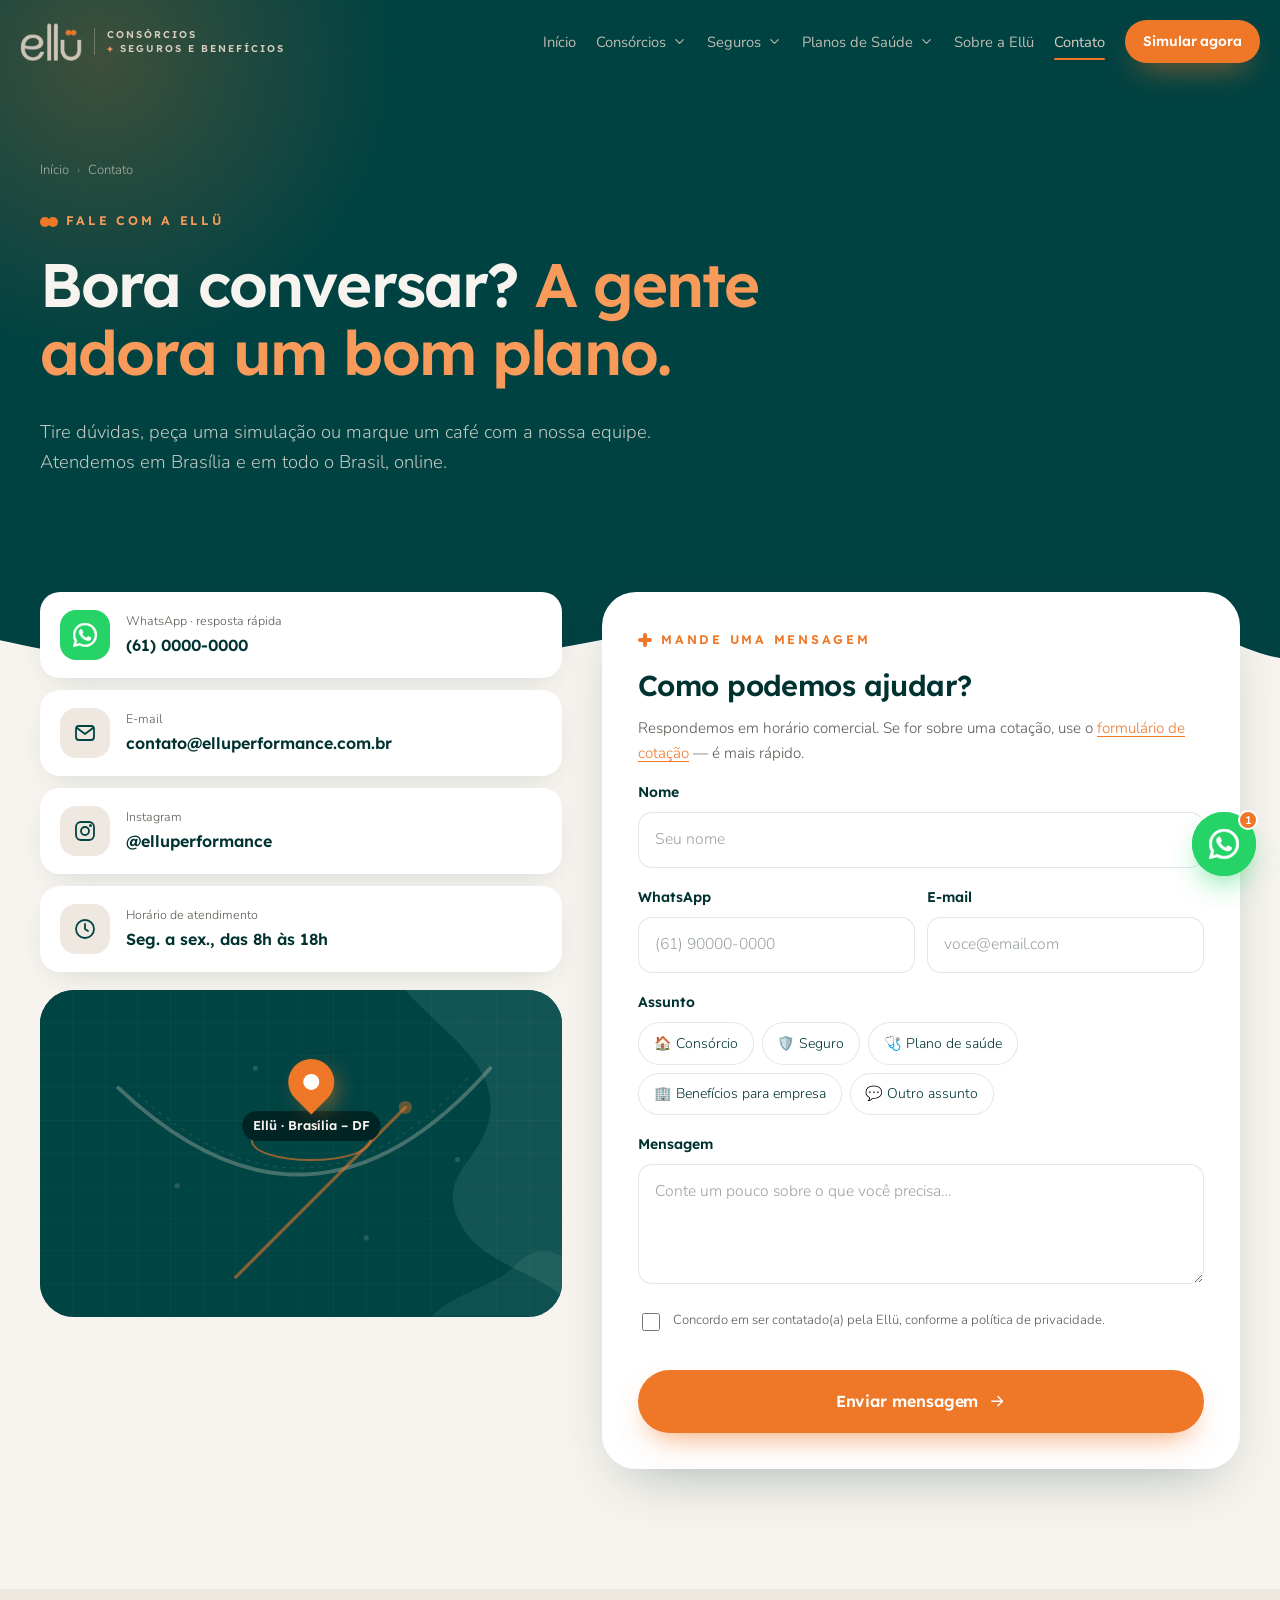
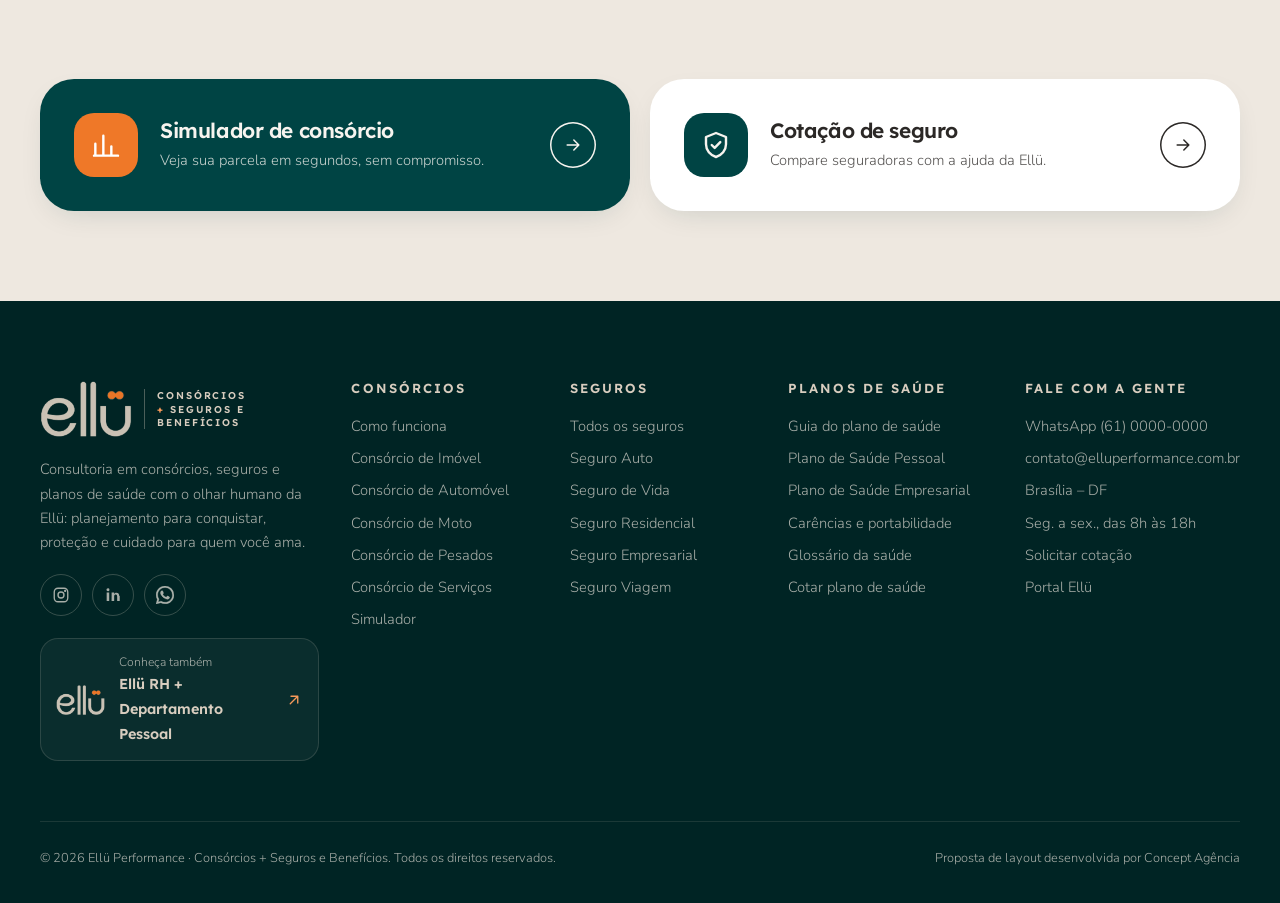
<file: contato.html>
<!DOCTYPE html>
<html lang="pt-BR">
<head>
  <meta charset="UTF-8">
  <meta name="viewport" content="width=device-width, initial-scale=1">
  <title>Contato — Ellü Consórcios + Seguros e Benefícios</title>
  <meta name="description" content="Fale com a Ellü Consórcios + Seguros e Benefícios pelo WhatsApp, e-mail ou formulário. Atendimento em Brasília (DF) e online.">
  <meta name="robots" content="noindex, nofollow">
  <meta name="theme-color" content="#004444">
  <link rel="icon" type="image/png" sizes="32x32" href="assets/img/favicon-32.png">
  <link rel="icon" type="image/png" sizes="48x48" href="assets/img/favicon-48.png">
  <link rel="icon" type="image/png" sizes="512x512" href="assets/img/favicon.png">
  <link rel="preconnect" href="https://fonts.googleapis.com">
  <link rel="preconnect" href="https://fonts.gstatic.com" crossorigin>
  <link href="https://fonts.googleapis.com/css2?family=Lexend:wght@300;400;500;600;700&family=Nunito:wght@400;500;600;700;800&display=swap" rel="stylesheet">
  <link rel="stylesheet" href="assets/css/style.css">
  <style>
    .contact-wrap { position: relative; z-index: 3; margin-top: -90px; }
    @media (max-width: 900px) { .contact-wrap { margin-top: -40px; } }
  </style>
</head>
<body>
<script src="assets/js/data.js"></script>
<div data-header="contato"></div>

<main>
  <section class="page-hero grain on-dark">
    <div class="container">
      <nav class="crumbs reveal" aria-label="Você está em"><a href="index.html">Início</a><span aria-hidden="true">›</span><span>Contato</span></nav>
      <span class="eyebrow reveal"><span class="dots"></span> Fale com a Ellü</span>
      <h1 class="reveal" data-delay="1">Bora conversar? <span class="hl">A gente adora um bom plano.</span></h1>
      <p class="lead reveal" data-delay="2">Tire dúvidas, peça uma simulação ou marque um café com a nossa equipe. Atendemos em Brasília e em todo o Brasil, online.</p>
    </div>
    <svg class="wave" viewBox="0 0 1440 120" preserveAspectRatio="none" aria-hidden="true" style="margin-top:100px"><path fill="#F7F4EF" d="M0 70c180 40 360 50 560 20S960 0 1160 20s220 60 280 70v30H0z"/></svg>
  </section>

  <section class="sec" style="padding-top:0">
    <div class="container contact-grid contact-wrap">
      <div>
        <div class="ccards">
          <a class="ccard ccard--wa reveal" data-wa-direct target="_blank" rel="noopener" href="#"><span class="ic" data-ico="wa"></span><span><small>WhatsApp · resposta rápida</small><b data-wa-label></b></span></a>
          <a class="ccard reveal" data-delay="1" data-mail href="#"><span class="ic" data-ico="mail"></span><span><small>E-mail</small><b data-mail-label></b></span></a>
          <a class="ccard reveal" data-delay="2" href="https://www.instagram.com/elluperformance/" target="_blank" rel="noopener"><span class="ic" data-ico="insta"></span><span><small>Instagram</small><b>@elluperformance</b></span></a>
          <div class="ccard reveal" data-delay="3"><span class="ic" data-ico="clock"></span><span><small>Horário de atendimento</small><b>Seg. a sex., das 8h às 18h</b></span></div>
        </div>
        <div class="mapbox reveal" data-delay="2" aria-label="Mapa ilustrado de Brasília">
          <svg class="map" viewBox="0 0 800 500" preserveAspectRatio="xMidYMid slice" aria-hidden="true">
            <rect width="800" height="500" fill="#004444"/>
            <g stroke="rgba(216,205,191,.06)" stroke-width="1">
              <path d="M0 50H800M0 100H800M0 150H800M0 200H800M0 250H800M0 300H800M0 350H800M0 400H800M0 450H800"/>
              <path d="M50 0V500M100 0V500M150 0V500M200 0V500M250 0V500M300 0V500M350 0V500M400 0V500M450 0V500M500 0V500M550 0V500M600 0V500M650 0V500M700 0V500M750 0V500"/>
            </g>
            <path d="M560 0C610 60 700 110 690 190C680 260 610 280 640 350C670 420 760 430 800 470V0Z" fill="rgba(150,199,190,.13)"/>
            <path d="M600 500C640 460 700 455 730 420C760 390 790 400 800 410V500Z" fill="rgba(150,199,190,.1)"/>
            <path d="M120 150Q416 430 690 120" stroke="rgba(216,205,191,.32)" stroke-width="6" fill="none" stroke-linecap="round"/>
            <path d="M150 160Q416 400 660 130" stroke="rgba(216,205,191,.12)" stroke-width="2" fill="none" stroke-dasharray="6 8"/>
            <path d="M300 440L560 180" stroke="rgba(239,120,40,.55)" stroke-width="5" fill="none" stroke-linecap="round"/>
            <circle cx="560" cy="180" r="10" fill="rgba(239,120,40,.4)"/>
            <g fill="rgba(216,205,191,.18)"><circle cx="210" cy="300" r="4"/><circle cx="640" cy="260" r="4"/><circle cx="330" cy="120" r="4"/><circle cx="500" cy="380" r="4"/></g>
          </svg>
          <span class="pulse"></span>
          <span class="pin"><i><span></span></i><b>Ellü · Brasília – DF</b></span>
        </div>
      </div>

      <div class="form-card reveal" data-delay="1">
        <div class="contact-form">
          <span class="eyebrow"><span class="plus-mark"></span> Mande uma mensagem</span>
          <h2>Como podemos ajudar?</h2>
          <p class="muted" style="font-size:.95rem">Respondemos em horário comercial. Se for sobre uma cotação, use o <a href="cotacao.html" style="color:var(--orange);text-decoration:underline;text-underline-offset:3px">formulário de cotação</a> — é mais rápido.</p>
          <form novalidate>
            <div class="fld"><label for="c-nome">Nome</label><input class="inp" id="c-nome" name="nome" autocomplete="name" placeholder="Seu nome"></div>
            <div class="fld-row">
              <div class="fld"><label for="c-whats">WhatsApp</label><input class="inp" id="c-whats" name="whats" type="tel" inputmode="tel" autocomplete="tel" placeholder="(61) 90000-0000"></div>
              <div class="fld"><label for="c-email">E-mail</label><input class="inp" id="c-email" name="email" type="email" autocomplete="email" placeholder="voce@email.com"></div>
            </div>
            <div class="fld" data-f="assunto"><span class="lbl">Assunto</span>
              <div class="pills" data-id="assunto"><button type="button" data-v="Consórcio">🏠 Consórcio</button><button type="button" data-v="Seguro">🛡️ Seguro</button><button type="button" data-v="Plano de saúde">🩺 Plano de saúde</button><button type="button" data-v="Benefícios para empresa">🏢 Benefícios para empresa</button><button type="button" data-v="Outro assunto">💬 Outro assunto</button></div>
            </div>
            <div class="fld"><label for="c-msg">Mensagem</label><textarea class="inp" id="c-msg" name="msg" placeholder="Conte um pouco sobre o que você precisa…"></textarea></div>
            <label class="consent"><input type="checkbox" name="lgpd"> Concordo em ser contatado(a) pela Ellü, conforme a política de privacidade.</label>
            <p class="qerr" aria-live="polite" style="margin-top:12px"></p>
            <button type="submit" class="btn btn--orange btn--lg btn--block">Enviar mensagem <i data-ico="arrow" style="width:1.15em;height:1.15em"></i></button>
          </form>
        </div>
      </div>
    </div>
  </section>

  <section class="sec sec--cream sec--tight">
    <div class="container">
      <div class="fronts">
        <a class="front front--cs reveal" href="simulador.html"><span class="ic" data-ico="chart"></span><span><h3>Simulador de consórcio</h3><p>Veja sua parcela em segundos, sem compromisso.</p></span><span class="go" data-ico="arrow"></span></a>
        <a class="front front--rh reveal" data-delay="1" href="cotacao.html?g=seguro"><span class="ic" data-ico="shield"></span><span><h3>Cotação de seguro</h3><p>Compare seguradoras com a ajuda da Ellü.</p></span><span class="go" data-ico="arrow"></span></a>
      </div>
    </div>
  </section>
</main>

<div data-footer></div>
<script src="assets/js/main.js"></script>
<script src="assets/js/cotacao.js"></script>
<script>
(function contactForm() {
  document.querySelectorAll("[data-wa-direct]").forEach((a) => (a.href = waLink("Olá, Ellü! Vim pelo site de Consórcios + Seguros e Benefícios.")));
  document.querySelectorAll("[data-wa-label]").forEach((b) => (b.textContent = ELLU.whatsLabel));
  document.querySelectorAll("[data-mail]").forEach((a) => (a.href = "mailto:" + ELLU.email));
  // <wbr> depois do @: no celular o e-mail quebra em "contato@ / dominio" em vez de cortar no meio
  document.querySelectorAll("[data-mail-label]").forEach((b) => (b.innerHTML = ELLU.email.replace("@", "@<wbr>")));

  const box = document.querySelector(".contact-form");
  const form = box.querySelector("form");
  const err = form.querySelector(".qerr");
  let assunto = "";
  form.querySelector('[name="whats"]').addEventListener("input", (e) => (e.target.value = maskPhone(e.target.value)));
  form.querySelectorAll(".pills button").forEach((b) => b.addEventListener("click", () => {
    form.querySelectorAll(".pills button").forEach((x) => x.classList.toggle("is-on", x === b));
    assunto = b.dataset.v; err.textContent = "";
  }));
  form.addEventListener("input", (e) => { const f = e.target.closest(".fld"); if (f) f.classList.remove("has-error"); err.textContent = ""; });
  form.addEventListener("submit", (e) => {
    e.preventDefault();
    const g = (n) => form.querySelector(`[name="${n}"]`);
    const bad = (el, m) => { if (el) el.closest(".fld").classList.add("has-error"); err.textContent = m; if (el) el.focus(); };
    if (g("nome").value.trim().length < 3) return bad(g("nome"), "Como podemos te chamar?");
    if (g("whats").value.replace(/\D/g, "").length < 10) return bad(g("whats"), "Confere o WhatsApp? Precisa ter DDD + número.");
    if (!/^[^\s@]+@[^\s@]+\.[^\s@]{2,}$/.test(g("email").value.trim())) return bad(g("email"), "Esse e-mail parece incompleto.");
    if (!assunto) return bad(null, "Escolha um assunto 🙂");
    if (!g("lgpd").checked) return bad(null, "Marque a autorização de contato para enviarmos.");
    const nome = g("nome").value.trim();
    const text = `Olá, Ellü! Sou ${nome}.\nAssunto: ${assunto}\n${g("msg").value.trim()}\n\nE-mail: ${g("email").value.trim()}`;
    try { const all = JSON.parse(localStorage.getItem("ellu_cs_contatos") || "[]"); all.push({ nome, assunto, whats: g("whats").value, email: g("email").value, msg: g("msg").value, criadoEm: new Date().toISOString() }); localStorage.setItem("ellu_cs_contatos", JSON.stringify(all)); } catch (x) {}
    box.innerHTML = `<div class="qdone"><div class="seal">${ICON.check}</div><span class="kick">Mensagem enviada</span><h3 style="font-size:1.6rem;color:var(--green-900)">Obrigado, ${nome.split(" ")[0]}!</h3><p class="muted">Recebemos sua mensagem e vamos responder em breve. Se preferir, continue agora pelo WhatsApp:</p><a class="btn btn--wa btn--lg btn--block" target="_blank" rel="noopener" href="${waLink(text)}">${ICON.wa} Continuar no WhatsApp</a></div>`;
    const r = box.querySelector(".seal").getBoundingClientRect();
    burst(r.left + r.width / 2, r.top + r.height / 2, undefined, 18);
  });
})();
</script>
</body>
</html>
</file>
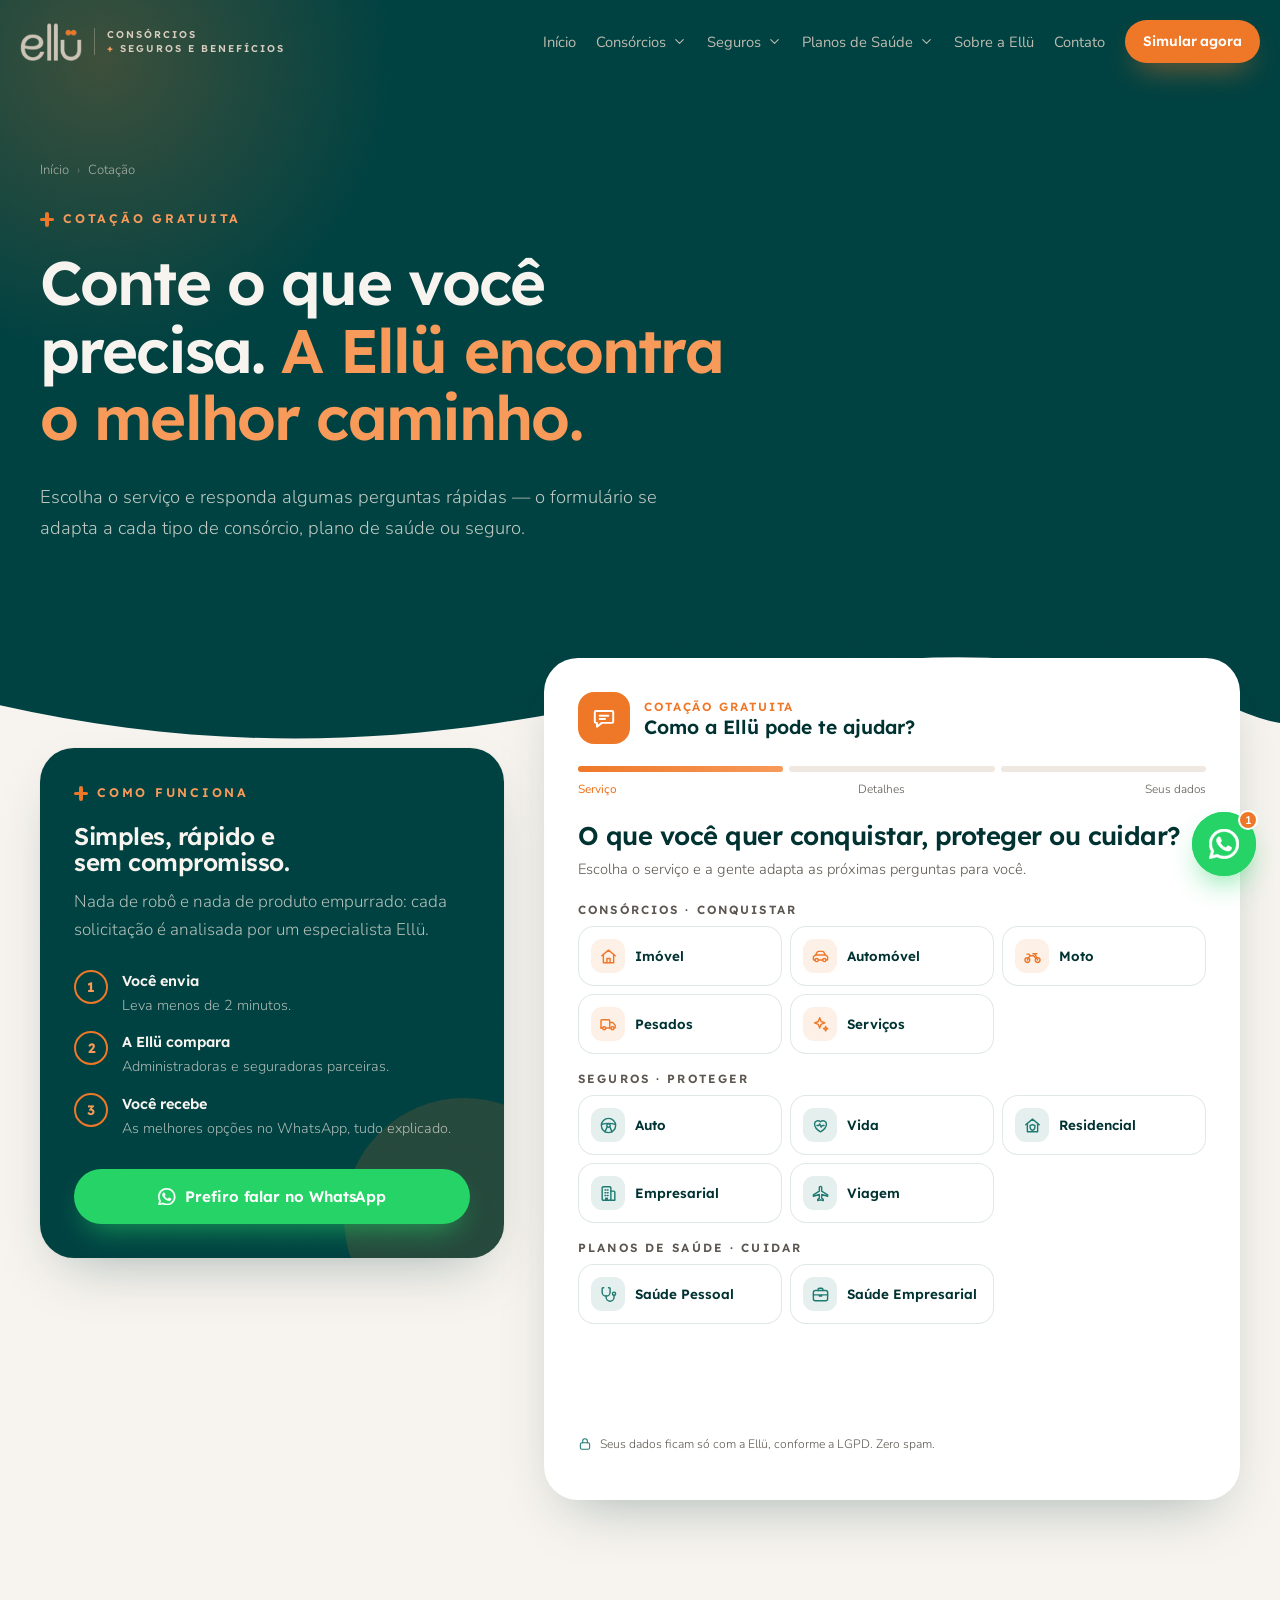
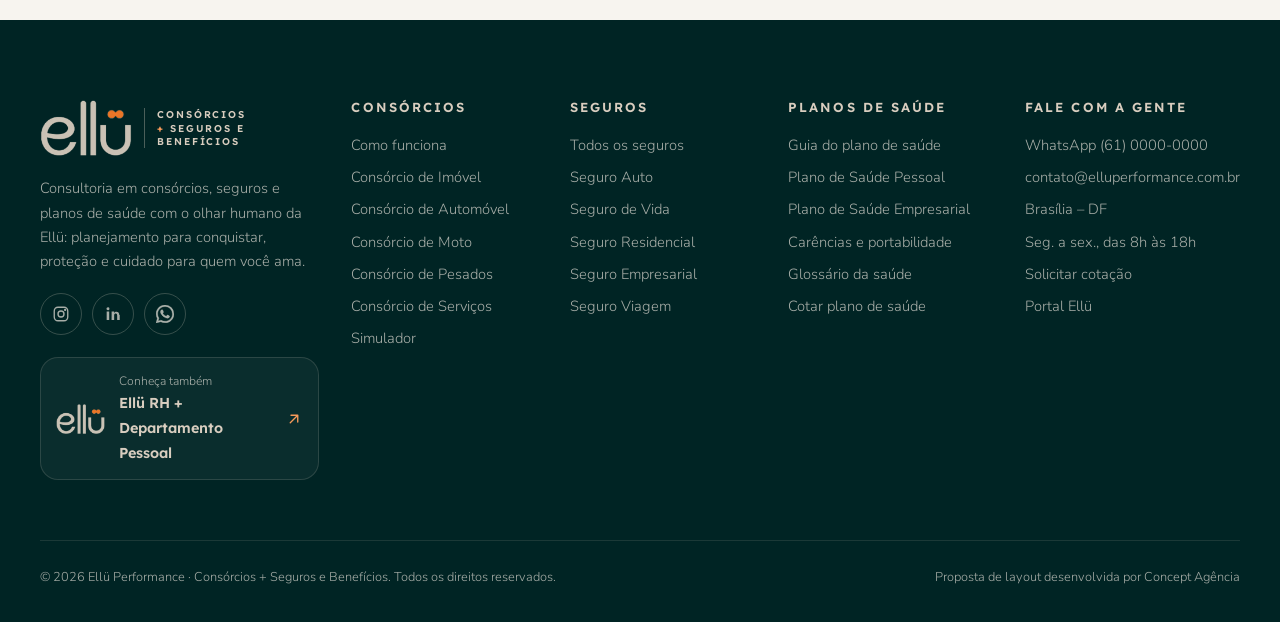
<file: cotacao.html>
<!DOCTYPE html>
<html lang="pt-BR">
<head>
  <meta charset="UTF-8">
  <meta name="viewport" content="width=device-width, initial-scale=1">
  <title>Solicitar cotação — Ellü Consórcios + Seguros e Benefícios</title>
  <meta name="description" content="Peça sua proposta de consórcio, cotação de seguro ou de plano de saúde. Formulário rápido, adaptado ao serviço escolhido.">
  <meta name="robots" content="noindex, nofollow">
  <meta name="theme-color" content="#004444">
  <link rel="icon" type="image/png" sizes="32x32" href="assets/img/favicon-32.png">
  <link rel="icon" type="image/png" sizes="48x48" href="assets/img/favicon-48.png">
  <link rel="icon" type="image/png" sizes="512x512" href="assets/img/favicon.png">
  <link rel="preconnect" href="https://fonts.googleapis.com">
  <link rel="preconnect" href="https://fonts.gstatic.com" crossorigin>
  <link href="https://fonts.googleapis.com/css2?family=Lexend:wght@300;400;500;600;700&family=Nunito:wght@400;500;600;700;800&display=swap" rel="stylesheet">
  <link rel="stylesheet" href="assets/css/style.css">
  <style>
    .quote-wrap { position: relative; z-index: 3; margin-top: -90px; grid-template-columns: .8fr 1.2fr; }
    /* o card escuro começa já no creme, para não se fundir com o verde do topo */
    .quote-wrap .aside-card { margin-top: 90px; }
    @media (max-width: 900px) { .quote-wrap { margin-top: -40px; grid-template-columns: 1fr; } .quote-wrap .aside-card { order: 2; margin-top: 0; } }
  </style>
</head>
<body>
<script src="assets/js/data.js"></script>
<div data-header=""></div>

<main>
  <section class="page-hero grain on-dark">
    <div class="container">
      <nav class="crumbs reveal" aria-label="Você está em"><a href="index.html">Início</a><span aria-hidden="true">›</span><span>Cotação</span></nav>
      <span class="eyebrow reveal"><span class="plus-mark"></span> Cotação gratuita</span>
      <h1 class="reveal" data-delay="1">Conte o que você precisa. <span class="hl">A Ellü encontra o melhor caminho.</span></h1>
      <p class="lead reveal" data-delay="2">Escolha o serviço e responda algumas perguntas rápidas — o formulário se adapta a cada tipo de consórcio, plano de saúde ou seguro.</p>
    </div>
    <svg class="wave" viewBox="0 0 1440 120" preserveAspectRatio="none" aria-hidden="true" style="margin-top:100px"><path fill="#F7F4EF" d="M0 70c180 40 360 50 560 20S960 0 1160 20s220 60 280 70v30H0z"/></svg>
  </section>

  <section class="sec" style="padding-top:0">
    <div class="container contact-grid quote-wrap">
      <aside class="aside-card grain on-dark reveal">
        <span class="eyebrow"><span class="plus-mark"></span> Como funciona</span>
        <h3>Simples, rápido e sem compromisso.</h3>
        <p>Nada de robô e nada de produto empurrado: cada solicitação é analisada por um especialista Ellü.</p>
        <div class="aside-steps">
          <div><span class="n">1</span><span><b>Você envia</b><span>Leva menos de 2 minutos.</span></span></div>
          <div><span class="n">2</span><span><b>A Ellü compara</b><span>Administradoras e seguradoras parceiras.</span></span></div>
          <div><span class="n">3</span><span><b>Você recebe</b><span>As melhores opções no WhatsApp, tudo explicado.</span></span></div>
        </div>
        <a class="btn btn--wa btn--block" style="margin-top:28px" target="_blank" rel="noopener" data-wa-direct href="#"><i data-ico="wa" style="width:1.2em;height:1.2em"></i> Prefiro falar no WhatsApp</a>
      </aside>
      <div class="qw-card reveal" data-delay="1"><div data-wizard data-origem="página de cotação"></div></div>
    </div>
  </section>
</main>

<div data-footer></div>
<script src="assets/js/main.js"></script>
<script src="assets/js/cotacao.js"></script>
<script>document.querySelectorAll("[data-wa-direct]").forEach((a) => (a.href = waLink("Olá, Ellü! Quero uma cotação. (vim pelo site)")));</script>
</body>
</html>
</file>
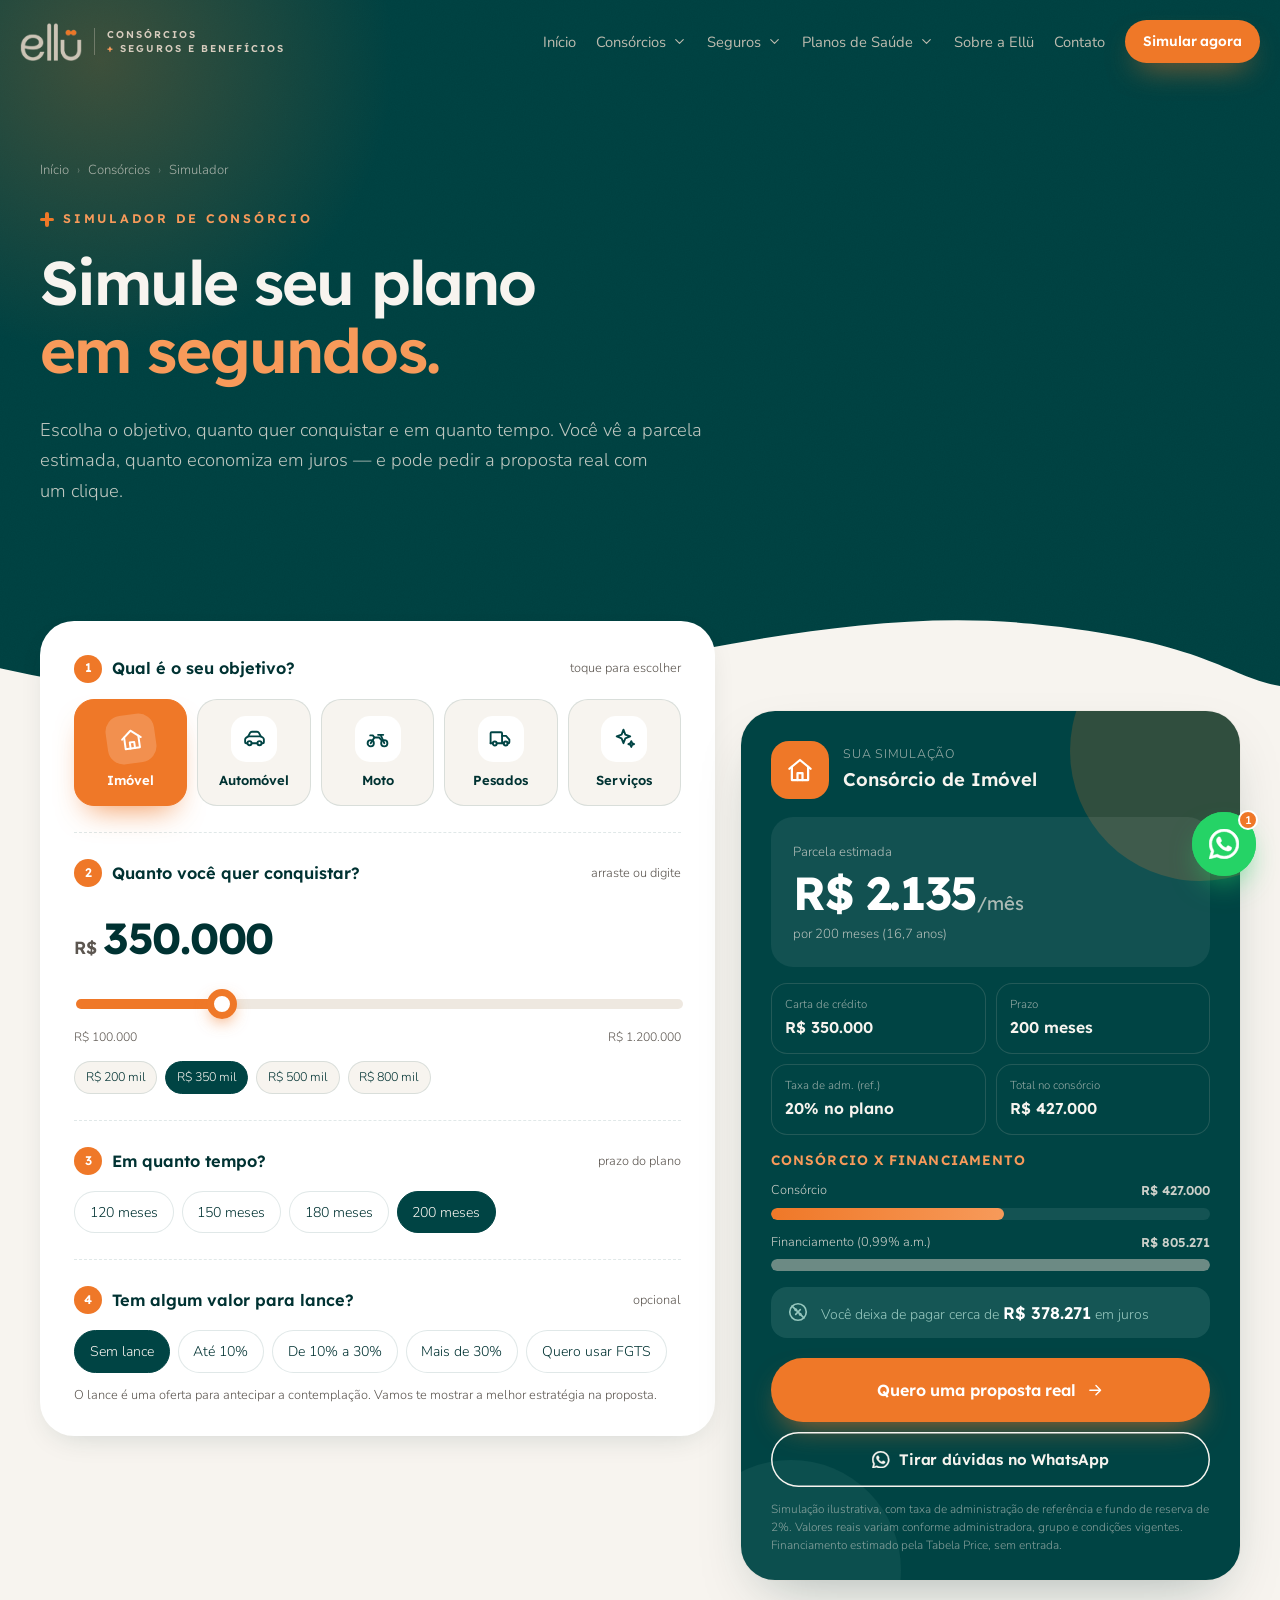
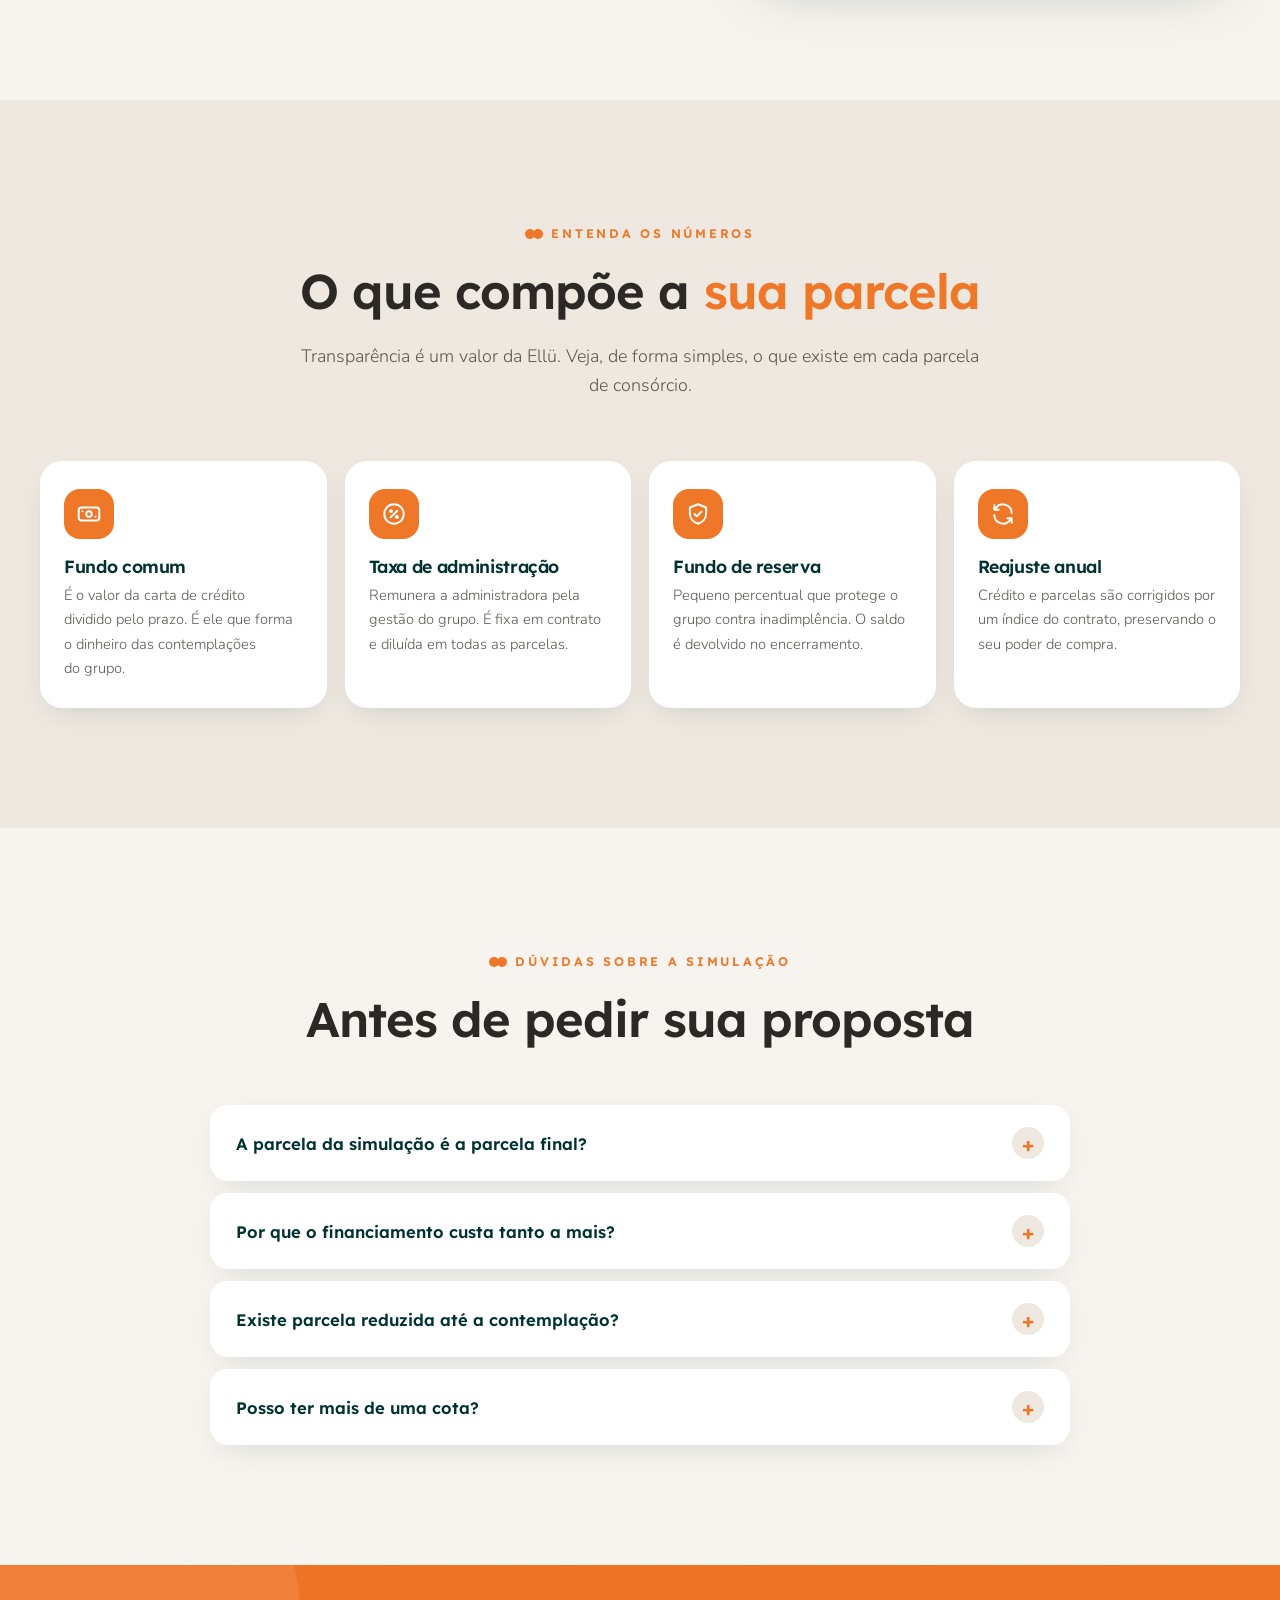
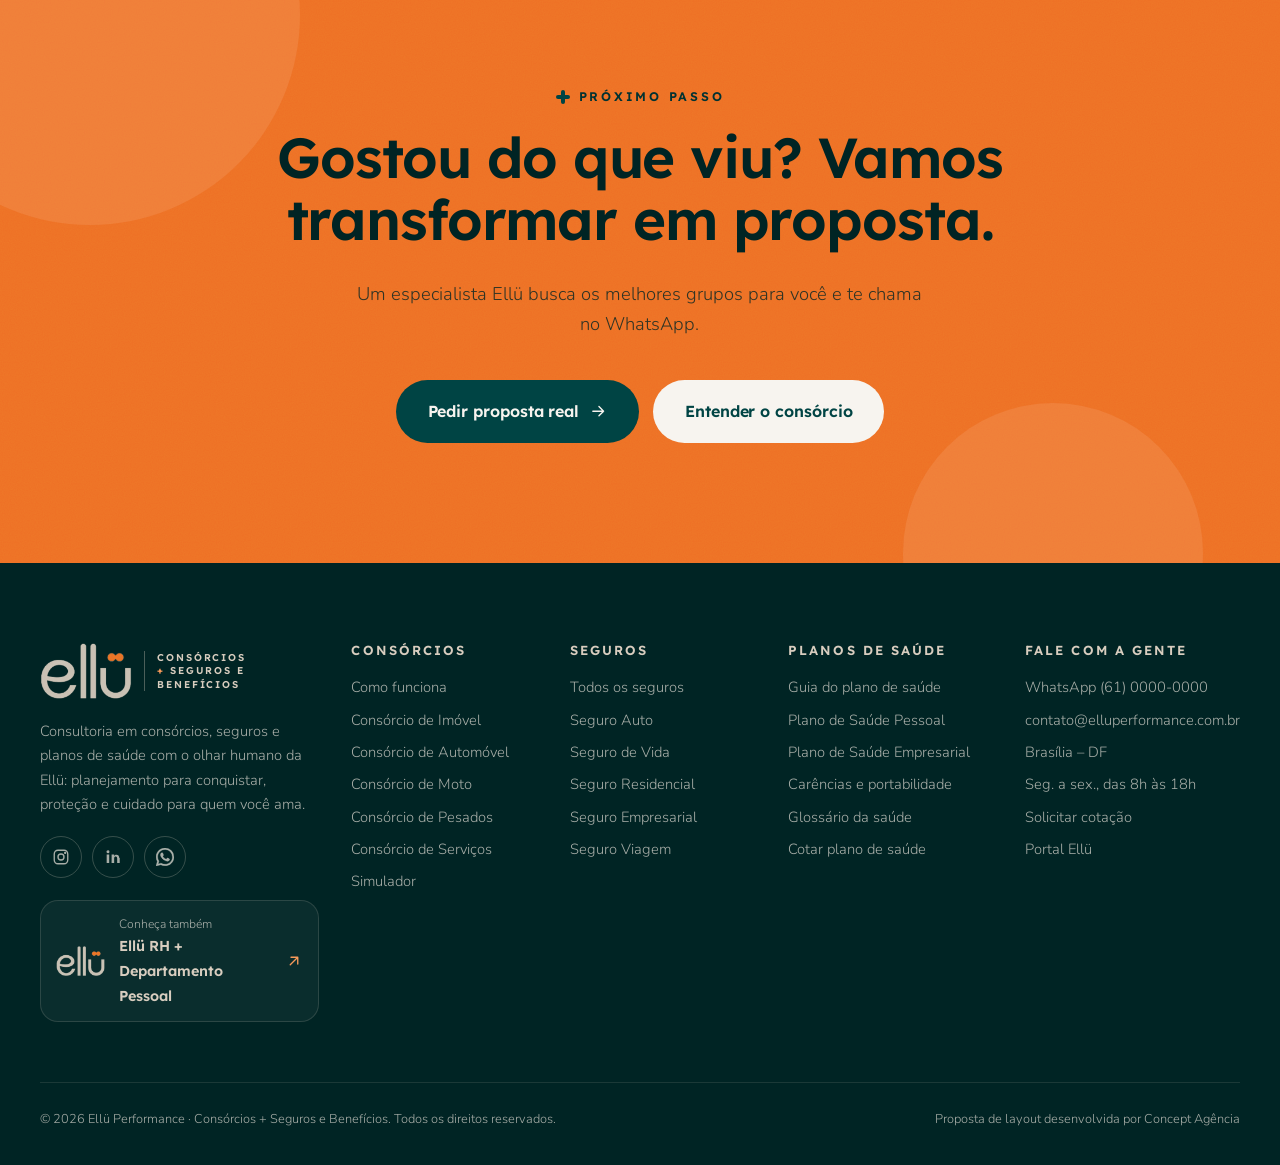
<file: simulador.html>
<!DOCTYPE html>
<html lang="pt-BR">
<head>
  <meta charset="UTF-8">
  <meta name="viewport" content="width=device-width, initial-scale=1">
  <title>Simulador de consórcio — Ellü Consórcios + Seguros e Benefícios</title>
  <meta name="description" content="Simule seu consórcio de imóvel, automóvel, moto, pesados ou serviços: escolha o objetivo, o valor e o prazo e veja a parcela na hora.">
  <meta name="robots" content="noindex, nofollow">
  <meta name="theme-color" content="#004444">
  <link rel="icon" type="image/png" sizes="32x32" href="assets/img/favicon-32.png">
  <link rel="icon" type="image/png" sizes="48x48" href="assets/img/favicon-48.png">
  <link rel="icon" type="image/png" sizes="512x512" href="assets/img/favicon.png">
  <link rel="preconnect" href="https://fonts.googleapis.com">
  <link rel="preconnect" href="https://fonts.gstatic.com" crossorigin>
  <link href="https://fonts.googleapis.com/css2?family=Lexend:wght@300;400;500;600;700&family=Nunito:wght@400;500;600;700;800&display=swap" rel="stylesheet">
  <link rel="stylesheet" href="assets/css/style.css">
  <style>
    .sim-wrap { position: relative; z-index: 3; margin-top: -90px; }
    /* o card escuro do resultado começa já no creme, para não se fundir com o verde do topo */
    .sim-wrap .sim__result { margin-top: 90px; }
    @media (max-width: 1080px) { .sim-wrap .sim__result { margin-top: 0; } }
    @media (max-width: 900px) { .sim-wrap { margin-top: -40px; } }
  </style>
</head>
<body>
<script src="assets/js/data.js"></script>
<div data-header="simulador"></div>

<main>
  <section class="page-hero grain on-dark">
    <div class="container">
      <nav class="crumbs reveal" aria-label="Você está em"><a href="index.html">Início</a><span aria-hidden="true">›</span><a href="consorcios.html">Consórcios</a><span aria-hidden="true">›</span><span>Simulador</span></nav>
      <span class="eyebrow reveal"><span class="plus-mark"></span> Simulador de consórcio</span>
      <h1 class="reveal" data-delay="1">Simule seu plano <span class="hl">em segundos.</span></h1>
      <p class="lead reveal" data-delay="2">Escolha o objetivo, quanto quer conquistar e em quanto tempo. Você vê a parcela estimada, quanto economiza em juros — e pode pedir a proposta real com um clique.</p>
    </div>
    <svg class="wave" viewBox="0 0 1440 120" preserveAspectRatio="none" aria-hidden="true" style="margin-top:100px"><path fill="#F7F4EF" d="M0 70c180 40 360 50 560 20S960 0 1160 20s220 60 280 70v30H0z"/></svg>
  </section>

  <section class="sec" style="padding-top:0">
    <div class="container sim-wrap">
      <div data-sim></div>
    </div>
  </section>

  <section class="sec sec--cream">
    <div class="container">
      <div class="sec-head center">
        <span class="eyebrow reveal"><span class="dots"></span> Entenda os números</span>
        <h2 class="reveal" data-delay="1">O que compõe a <span class="hl">sua parcela</span></h2>
        <p class="reveal" data-delay="2">Transparência é um valor da Ellü. Veja, de forma simples, o que existe em cada parcela de consórcio.</p>
      </div>
      <div class="feat-grid">
        <div class="feat reveal"><span class="ic" data-ico="cash"></span><h3>Fundo comum</h3><p>É o valor da carta de crédito dividido pelo prazo. É ele que forma o dinheiro das contemplações do grupo.</p></div>
        <div class="feat reveal" data-delay="1"><span class="ic" data-ico="percent"></span><h3>Taxa de administração</h3><p>Remunera a administradora pela gestão do grupo. É fixa em contrato e diluída em todas as parcelas.</p></div>
        <div class="feat reveal" data-delay="2"><span class="ic" data-ico="shield"></span><h3>Fundo de reserva</h3><p>Pequeno percentual que protege o grupo contra inadimplência. O saldo é devolvido no encerramento.</p></div>
        <div class="feat reveal" data-delay="3"><span class="ic" data-ico="refresh"></span><h3>Reajuste anual</h3><p>Crédito e parcelas são corrigidos por um índice do contrato, preservando o seu poder de compra.</p></div>
      </div>
    </div>
  </section>

  <section class="sec">
    <div class="container">
      <div class="sec-head center">
        <span class="eyebrow reveal"><span class="dots"></span> Dúvidas sobre a simulação</span>
        <h2 class="reveal" data-delay="1">Antes de pedir sua proposta</h2>
      </div>
      <div class="faq">
        <details class="reveal"><summary>A parcela da simulação é a parcela final?</summary><p>É uma estimativa com taxas de referência do mercado. Na proposta real, mostramos as condições exatas de cada grupo disponível — que podem ser ainda melhores.</p></details>
        <details class="reveal"><summary>Por que o financiamento custa tanto a mais?</summary><p>Porque no financiamento há juros mensais sobre o saldo devedor durante todo o prazo. No consórcio não há juros: você paga a taxa de administração, diluída.</p></details>
        <details class="reveal"><summary>Existe parcela reduzida até a contemplação?</summary><p>Alguns grupos oferecem planos com parcela reduzida até a contemplação. Se isso fizer sentido para você, incluímos essa opção na proposta.</p></details>
        <details class="reveal"><summary>Posso ter mais de uma cota?</summary><p>Pode. Muitas pessoas combinam cotas para chegar ao valor desejado ou para ter mais chances de contemplação. Avaliamos a estratégia com você.</p></details>
      </div>
    </div>
  </section>

  <section class="sec sec--orange grain cta-band">
    <div class="bubbles" aria-hidden="true"><span style="width:420px;height:420px;left:-120px;top:-160px"></span><span style="width:300px;height:300px;right:6%;bottom:-140px"></span></div>
    <div class="container" style="position:relative">
      <span class="eyebrow reveal"><span class="plus-mark"></span> Próximo passo</span>
      <h2 class="reveal" data-delay="1">Gostou do que viu? Vamos transformar em proposta.</h2>
      <p class="reveal" data-delay="2">Um especialista Ellü busca os melhores grupos para você e te chama no WhatsApp.</p>
      <div class="btn-row reveal" data-delay="3">
        <a href="cotacao.html?g=consorcio" data-cotar="consorcio" data-origem="simulador - cta" class="btn btn--green btn--lg">Pedir proposta real <i data-ico="arrow" style="width:1.15em;height:1.15em"></i></a>
        <a href="consorcios.html" class="btn btn--cream btn--lg">Entender o consórcio</a>
      </div>
    </div>
  </section>
</main>

<div data-footer></div>
<script src="assets/js/main.js"></script>
<script src="assets/js/cotacao.js"></script>
<script src="assets/js/simulador.js"></script>
</body>
</html>
</file>
<file: assets/css/style.css>
/* =========================================================
   ELLÜ CONSÓRCIOS + SEGUROS — Proposta de site (Concept Agência)
   Base visual herdada do site Ellü Performance: verde-petróleo,
   laranja vibrante, creme quente, arcos, círculos e grão.
   Identidade própria da nova frente: o "+" como símbolo
   (conquistar + proteger) e o verde-menta como cor da proteção.
   ========================================================= */

:root {
  /* Paleta oficial — Manual da Marca Ellü (Pinho, Laranja Tijolo, Concreto, Craft, Grafite).
     Os tons abaixo (green-*, orange-*, cream-*, ink) derivam destas cinco cores. */
  --pinho: #004444; --tijolo: #EF7828; --concreto: #D8CDBF; --craft: #816E52; --grafite: #2B2826;

  --green-950: #002424;
  --green-900: #003232;
  --green-800: #004444;
  --green-700: #0B5252;
  --green-600: #156161;
  --orange: #EF7828;
  --orange-600: #D9621A;
  --orange-300: #F79A5A;
  --orange-50: #FDF1E7;
  --cream: #D8CDBF;
  --cream-100: #EEE8E0;
  --cream-50: #F7F4EF;
  --mint: #96C7BE;
  --teal: #1F7A72;
  --teal-50: #E5F0EE;
  --sun: #F2A93B;
  --ink: #2B2826;
  --ink-soft: #5C5650;
  --line: rgba(0,68,68, .12);
  --line-dark: rgba(216,205,191, .16);

  --font-display: "Lexend", system-ui, sans-serif; /* Ethos Nova (secundária do manual) */
  --font-body: "Nunito", system-ui, sans-serif; /* Black (principal do manual) */

  --radius: 22px;
  --radius-lg: 34px;
  --shadow: 0 24px 60px -24px rgba(0,50,50, .35);
  --shadow-soft: 0 10px 30px -12px rgba(0,50,50, .18);
  --ease: cubic-bezier(.22, 1, .36, 1);
  --spring: cubic-bezier(.34, 1.56, .64, 1);
  --container: 1200px;
  --grain: url("data:image/svg+xml;utf8,<svg xmlns='http://www.w3.org/2000/svg' width='180' height='180'><filter id='n'><feTurbulence type='fractalNoise' baseFrequency='.85' numOctaves='3' stitchTiles='stitch'/><feColorMatrix values='0 0 0 0 0  0 0 0 0 0  0 0 0 0 0  0 0 0 .55 0'/></filter><rect width='100%' height='100%' filter='url(%23n)'/></svg>");
}

*, *::before, *::after { box-sizing: border-box; }
html { scroll-behavior: smooth; -webkit-text-size-adjust: 100%; }
body {
  margin: 0; font-family: var(--font-body); font-weight: 300; font-size: 17px; line-height: 1.65;
  color: var(--ink); background: var(--cream-50); -webkit-font-smoothing: antialiased; overflow-x: hidden;
}
main { overflow-x: clip; }
img { max-width: 100%; display: block; }
a { color: inherit; text-decoration: none; }
button { font: inherit; cursor: pointer; color: inherit; }
h1, h2, h3, h4 { font-family: var(--font-display); font-weight: 600; line-height: 1.1; margin: 0 0 .5em; letter-spacing: -.02em; text-wrap: balance; }
p { margin: 0 0 1em; text-wrap: pretty; }
strong, b { font-weight: 600; }
svg { flex: none; }
[data-ico] { display: inline-grid; place-items: center; }
[data-ico] svg { width: 100%; height: 100%; }

.container { width: min(var(--container), 100% - 40px); margin-inline: auto; }
.sr-only { position: absolute; width: 1px; height: 1px; overflow: hidden; clip: rect(0 0 0 0); white-space: nowrap; }
.center { text-align: center; }

.grain { position: relative; isolation: isolate; }
.grain::after {
  content: ""; position: absolute; inset: 0; z-index: -1; pointer-events: none;
  background-image: var(--grain); opacity: .13; mix-blend-mode: overlay;
}

/* Brand motif: os dois pontos do "ü" */
.dots { display: inline-flex; align-items: center; vertical-align: middle; }
.dots::before, .dots::after { content: ""; width: .62em; height: .62em; border-radius: 50%; background: var(--orange); }
.dots::after { margin-left: -.14em; }

/* Novo símbolo: o "+" de Consórcios + Seguros */
.plus-mark { position: relative; display: inline-block; width: 1em; height: 1em; vertical-align: middle; }
.plus-mark::before, .plus-mark::after { content: ""; position: absolute; border-radius: 99px; background: var(--orange); }
.plus-mark::before { left: 37%; right: 37%; top: 0; bottom: 0; }
.plus-mark::after { top: 37%; bottom: 37%; left: 0; right: 0; }
.plus-mark--mint::before, .plus-mark--mint::after { background: var(--mint); }

.eyebrow {
  display: inline-flex; align-items: center; gap: .7em;
  font-family: var(--font-display); font-size: .78rem; font-weight: 600;
  letter-spacing: .22em; text-transform: uppercase; color: var(--orange); margin-bottom: 1.2rem;
}
.eyebrow .dots { font-size: 1rem; }
.eyebrow .plus-mark { font-size: .9rem; }
.on-dark .eyebrow { color: var(--orange-300); }

.hl { color: var(--orange); }
.on-dark .hl { color: var(--orange-300); }
.hl-mint { color: var(--mint); }
.hl-box {
  display: inline; background: var(--green-800); color: var(--cream-50);
  padding: .02em .28em; border-radius: .22em; box-decoration-break: clone; -webkit-box-decoration-break: clone;
}
.hl-box--orange { background: var(--orange); color: #fff; }
h1:has(.hl-box), h2:has(.hl-box) { line-height: 1.38; }
.lead { font-size: 1.15rem; color: var(--ink-soft); }
.on-dark .lead { color: rgba(238,232,224, .8); }
.muted { color: var(--ink-soft); }
.tiny { font-size: .8rem; }

/* ---------- Buttons ---------- */
.btn {
  display: inline-flex; align-items: center; justify-content: center; gap: .6em;
  border: 0; border-radius: 999px; padding: 1em 1.7em;
  font-family: var(--font-display); font-weight: 600; font-size: .95rem; letter-spacing: -.005em;
  transition: transform .35s var(--ease), box-shadow .35s var(--ease), background .25s, color .25s;
  white-space: nowrap; position: relative;
}
.btn svg { width: 1.15em; height: 1.15em; transition: transform .35s var(--ease); }
.btn:hover svg.arr, .btn:hover .arr svg { transform: translateX(3px); }
.btn--orange { background: var(--orange); color: #fff; box-shadow: 0 14px 30px -12px rgba(239,120,40, .7); }
.btn--orange:hover { background: var(--orange-600); transform: translateY(-2px); }
.btn--green { background: var(--green-800); color: var(--cream-50); }
.btn--green:hover { background: var(--green-700); transform: translateY(-2px); }
.btn--ghost { background: transparent; color: currentColor; box-shadow: inset 0 0 0 1.5px currentColor; }
.btn--ghost:hover { background: rgba(255,255,255,.08); transform: translateY(-2px); }
.btn--ghost-dark { background: transparent; color: var(--green-800); box-shadow: inset 0 0 0 1.5px var(--green-800); }
.btn--ghost-dark:hover { background: var(--green-800); color: var(--cream-50); transform: translateY(-2px); }
.btn--cream { background: var(--cream-50); color: var(--green-800); }
.btn--cream:hover { background: #fff; transform: translateY(-2px); }
.btn--wa { background: #25D366; color: #fff; box-shadow: 0 14px 30px -12px rgba(37,211,102,.7); }
.btn--wa:hover { background: #1EBE5A; transform: translateY(-2px); }
.btn--lg { padding: 1.15em 2em; font-size: 1rem; }
.btn--sm { padding: .7em 1.2em; font-size: .85rem; }
.btn--block { width: 100%; }
.btn[disabled] { opacity: .45; pointer-events: none; }
.btn-row { display: flex; flex-wrap: wrap; gap: 14px; }
.link-arrow { display: inline-flex; align-items: center; gap: 8px; font-family: var(--font-display); font-weight: 600; font-size: .92rem; color: var(--green-800); transition: gap .35s var(--ease), color .25s; }
.link-arrow svg { width: 18px; height: 18px; }
.link-arrow:hover { gap: 14px; color: var(--orange); }

/* ---------- Header ---------- */
.site-header { position: fixed; inset: 0 0 auto; z-index: 50; transition: background .4s var(--ease), box-shadow .4s, padding .4s var(--ease); padding: 20px 0; }
.site-header.is-solid { background: rgba(0,50,50, .95); backdrop-filter: blur(14px); -webkit-backdrop-filter: blur(14px); padding: 10px 0; box-shadow: 0 10px 30px -18px rgba(0,0,0,.5); }
.site-header > .container { display: flex; align-items: center; justify-content: space-between; gap: 20px; }
.brand { display: inline-flex; align-items: center; gap: 12px; color: var(--cream); position: relative; z-index: 2; }
.brand img { height: 38px; width: auto; transition: height .4s var(--ease); }
.site-header.is-solid .brand img { height: 32px; }
.brand__sub {
  font-family: var(--font-display); font-size: .62rem; font-weight: 600; letter-spacing: .2em; text-transform: uppercase; line-height: 1.35;
  padding-left: 12px; border-left: 1px solid rgba(216,205,191,.35); color: var(--cream);
}
.brand__sub b { color: var(--orange-300); font-weight: 700; }

.nav { display: flex; align-items: center; gap: 28px; }
.nav__link {
  color: var(--cream); font-size: .92rem; font-weight: 400; position: relative; opacity: .88; background: none; border: 0; padding: 0;
  display: inline-flex; align-items: center; gap: 6px;
}
.nav__link::after {
  content: ""; position: absolute; left: 0; right: 0; bottom: -6px; height: 2px; border-radius: 2px;
  background: var(--orange); transform: scaleX(0); transform-origin: left; transition: transform .35s var(--ease);
}
.nav__link:hover, .nav__link.is-active { opacity: 1; }
.nav__link:hover::after, .nav__link.is-active::after { transform: scaleX(1); }
.nav__link svg { width: 15px; height: 15px; transition: transform .35s var(--ease); }
.nav .btn { padding: .75em 1.3em; font-size: .86rem; }

/* Switch entre as duas frentes da Ellü */
.front-switch {
  display: inline-flex; align-items: center; padding: 4px; border-radius: 999px; background: rgba(255,255,255,.07);
  box-shadow: inset 0 0 0 1px rgba(216,205,191,.18); font-family: var(--font-display); font-size: .72rem; font-weight: 600; letter-spacing: .02em;
}
.front-switch a { padding: .55em .95em; border-radius: 999px; color: rgba(238,232,224,.7); transition: color .25s, background .25s; display: inline-flex; align-items: center; gap: 5px; white-space: nowrap; }
.front-switch a:hover { color: var(--cream-50); }
.front-switch a.is-on { background: var(--cream-50); color: var(--green-800); }
.front-switch svg { width: 12px; height: 12px; }

/* Mega dropdown */
.nav-drop { position: relative; }
.nav-drop__menu {
  position: absolute; top: calc(100% + 22px); left: 50%; width: 560px; padding: 10px;
  background: var(--cream-50); border-radius: 24px; box-shadow: var(--shadow);
  display: grid; grid-template-columns: 1fr 1fr; gap: 4px;
  opacity: 0; visibility: hidden; transform: translate(-50%, 8px);
  transition: opacity .3s var(--ease), transform .3s var(--ease), visibility .3s;
}
.nav-drop__menu::before { content: ""; position: absolute; left: 0; right: 0; top: -24px; height: 24px; }
.nav-drop.is-open .nav-drop__menu { opacity: 1; visibility: visible; transform: translate(-50%, 0); }
.nav-drop.is-open .nav__link svg { transform: rotate(180deg); }
@media (hover: hover) and (min-width: 1081px) {
  .nav-drop:hover .nav-drop__menu { opacity: 1; visibility: visible; transform: translate(-50%, 0); }
  .nav-drop:hover .nav__link { opacity: 1; }
  .nav-drop:hover .nav__link svg { transform: rotate(180deg); }
}
.mm-item { display: flex; gap: 12px; align-items: center; padding: 10px 12px; border-radius: 16px; color: var(--ink); transition: background .25s; }
.mm-item:hover, .mm-item.is-active { background: var(--cream-100); }
.mm-item .ic { width: 42px; height: 42px; border-radius: 13px; background: var(--cream-100); color: var(--green-800); display: grid; place-items: center; flex: none; transition: background .3s, color .3s, transform .45s var(--spring); }
.mm-item .ic svg { width: 22px; height: 22px; }
.mm-item:hover .ic { background: var(--orange); color: #fff; transform: rotate(-8deg) scale(1.06); }
.mm-item--seg:hover .ic { background: var(--teal); }
.mm-item b { display: block; font-family: var(--font-display); font-weight: 600; font-size: .9rem; color: var(--green-900); line-height: 1.25; }
.mm-item small { display: block; font-size: .76rem; color: var(--ink-soft); line-height: 1.35; }
.mm-foot {
  grid-column: 1 / -1; margin-top: 4px; display: flex; align-items: center; justify-content: space-between; gap: 14px;
  background: var(--green-800); color: var(--cream-50); border-radius: 18px; padding: 14px 16px; font-size: .84rem;
}
.mm-foot b { font-family: var(--font-display); color: var(--orange-300); display: block; font-size: .92rem; }
.mm-foot .btn { flex: none; }

.nav-toggle { display: none; background: none; border: 0; width: 44px; height: 44px; padding: 10px; color: var(--cream); position: relative; z-index: 2; }
.nav-toggle span { display: block; height: 2px; background: currentColor; border-radius: 2px; margin: 5px 0; transition: transform .3s, opacity .3s; }

/* ---------- Hero (home) ---------- */
.hero { position: relative; background: var(--green-800); color: var(--cream-50); padding: 140px 0 0; overflow: hidden; }
/* O fundo verde para 3px antes do fim da seção (a onda creme cobre essa faixa).
   Assim o verde nunca "vaza" como uma linha fina na emenda com a seção de baixo,
   em nenhum zoom ou densidade de tela. */
.hero, .page-hero { background: linear-gradient(var(--green-800), var(--green-800)) top / 100% calc(100% - 3px) no-repeat; }
.hero::before {
  content: ""; position: absolute; width: 820px; height: 820px; border-radius: 50%; right: -200px; top: -200px;
  background: radial-gradient(circle, rgba(21,97,97,.9), rgba(21,97,97,0) 68%);
}
.hero::after {
  content: ""; position: absolute; width: 520px; height: 520px; border-radius: 50%; left: -260px; bottom: -120px;
  background: radial-gradient(circle, rgba(239,120,40,.22), rgba(239,120,40,0) 66%);
}
.hero > .container { position: relative; z-index: 1; display: grid; grid-template-columns: 1.08fr .92fr; gap: 40px; align-items: end; }
.hero h1 { font-size: clamp(2.3rem, 4.3vw, 3.85rem); letter-spacing: -.035em; line-height: 1.05; margin-bottom: .5em; }
.hero h1 .ln { display: block; }
.hero h1 { text-wrap: wrap; }
.hero h1 .thin { font-weight: 300; }
.hero-copy { padding-bottom: 150px; }
.hero-copy .lead { max-width: 31em; margin-bottom: 2em; }
.hero-proof { display: flex; flex-wrap: wrap; gap: 10px 22px; margin-top: 34px; font-size: .88rem; color: rgba(238,232,224,.75); }
.hero-proof span { display: inline-flex; align-items: center; gap: 8px; }
.hero-proof svg { width: 18px; height: 18px; color: var(--mint); }

.hero-visual { position: relative; justify-self: center; width: min(520px, 100%); height: 100%; min-height: 560px; }
.arch { position: relative; border-radius: 999px 999px 0 0; overflow: hidden; background: var(--green-700); }
.arch img { width: 100%; height: 100%; object-fit: cover; }
/* O arco principal começa logo abaixo do topo do título e desce até a onda,
   para o visual acompanhar a altura do texto (sem vazio em cima). */
.hero-visual .arch--main { position: absolute; right: 0; top: 48px; bottom: 0; width: 82%; box-shadow: 0 0 0 1px rgba(216,205,191,.22); }
.hero-visual .arch--small {
  position: absolute; left: 0; bottom: 150px; width: 38%; aspect-ratio: 3 / 4; border-radius: 999px; z-index: 2;
  border: 6px solid var(--green-800); box-shadow: var(--shadow);
}
.hero-visual .ring {
  position: absolute; right: -30px; top: -14px; width: 92%; aspect-ratio: 1; border: 1.5px dashed rgba(239,120,40,.55); border-radius: 50%;
  pointer-events: none; animation: spin 50s linear infinite;
}
@keyframes spin { to { transform: rotate(360deg); } }
.float-card {
  position: absolute; background: var(--cream-50); color: var(--ink); border-radius: 18px; z-index: 3;
  padding: 12px 16px; box-shadow: var(--shadow); font-size: .8rem; line-height: 1.35; display: flex; gap: 12px; align-items: center;
  animation: bob 6s ease-in-out infinite;
}
.float-card strong { display: block; font-family: var(--font-display); font-size: .9rem; color: var(--green-800); }
.float-card .ico { width: 38px; height: 38px; border-radius: 12px; display: grid; place-items: center; background: var(--orange); color: #fff; flex: none; }
.float-card .ico svg { width: 20px; height: 20px; }
.float-card .ico--teal { background: var(--teal); }
.hero-visual .float-card--a { left: -40px; top: 26%; }
.hero-visual .float-card--b { right: -36px; bottom: 28%; animation-delay: -3s; }
@keyframes bob { 50% { transform: translateY(-10px); } }
.floaty { position: absolute; z-index: 1; opacity: .9; animation: bob 7s ease-in-out infinite; }
.floaty--plus { width: 34px; height: 34px; }
.wave { display: block; width: 100%; height: auto; margin-top: -1px; }
.hero > .wave { position: relative; z-index: 2; margin-top: -3vw; margin-bottom: -2px; }

/* ---------- Quick choice (sob o hero) ---------- */
.quick { position: relative; z-index: 5; margin-top: -120px; }
.quick__card {
  background: #fff; border-radius: 30px; box-shadow: 0 30px 80px -30px rgba(0,50,50,.45); padding: 26px 28px 28px;
  display: grid; grid-template-columns: 280px 1fr; gap: 28px; align-items: center;
}
.quick__title { font-family: var(--font-display); font-weight: 600; font-size: 1.35rem; color: var(--green-900); line-height: 1.2; margin-bottom: 14px; }
.tabs { display: inline-flex; background: var(--cream-100); border-radius: 999px; padding: 5px; position: relative; }
.tabs button {
  position: relative; z-index: 1; border: 0; background: none; padding: .7em 1.2em; border-radius: 999px;
  font-family: var(--font-display); font-weight: 600; font-size: .86rem; color: var(--ink-soft); transition: color .3s; display: inline-flex; align-items: center; gap: 7px;
}
.tabs button svg { width: 17px; height: 17px; }
.tabs button.is-on { color: #fff; }
.tabs .pill { position: absolute; top: 5px; bottom: 5px; left: 5px; border-radius: 999px; background: var(--orange); transition: transform .45s var(--ease), width .45s var(--ease), background .4s; }
.tabs[data-on="1"] .pill { background: var(--teal); }
.quick__panes { position: relative; }
.quick__pane { display: none; grid-template-columns: repeat(auto-fit, minmax(118px, 1fr)); gap: 10px; animation: paneIn .5s var(--ease); }
.quick__pane.is-on { display: grid; }
@keyframes paneIn { from { opacity: 0; transform: translateY(10px); } to { opacity: 1; transform: none; } }
.qchip {
  display: flex; flex-direction: column; align-items: center; justify-content: center; text-align: center; gap: 10px; padding: 18px 10px 16px;
  border-radius: 20px; background: var(--cream-50); border: 1.5px solid transparent; font-family: var(--font-display); font-weight: 600; font-size: .86rem; color: var(--green-900);
  transition: transform .4s var(--spring), border-color .3s, background .3s, box-shadow .3s;
}
.qchip .ic { width: 50px; height: 50px; border-radius: 16px; background: #fff; color: var(--green-800); display: grid; place-items: center; transition: background .3s, color .3s, transform .5s var(--spring); }
.qchip .ic svg { width: 26px; height: 26px; }
.qchip:hover { transform: translateY(-5px); border-color: var(--orange); background: var(--orange-50); box-shadow: var(--shadow-soft); }
.qchip:hover .ic { background: var(--orange); color: #fff; transform: rotate(-8deg) scale(1.08); }
.quick__pane--seg .qchip:hover { border-color: var(--teal); background: var(--teal-50); }
.quick__pane--seg .qchip:hover .ic { background: var(--teal); }
.qchip--sim { background: var(--green-800); color: var(--cream-50); }
.qchip--sim .ic { background: rgba(255,255,255,.1); color: var(--orange-300); }
.qchip--sim:hover { background: var(--green-700); border-color: var(--green-700); }

/* ---------- Marquee ---------- */
.marquee {
  width: min(var(--container), 100% - 40px); margin: 40px auto 0; overflow: hidden; padding: 22px 0;
  color: var(--green-800);
  -webkit-mask-image: linear-gradient(90deg, transparent, #000 12%, #000 88%, transparent);
          mask-image: linear-gradient(90deg, transparent, #000 12%, #000 88%, transparent);
}
.marquee__track { display: flex; gap: 40px; width: max-content; animation: marquee 48s linear infinite; }
.marquee span { font-family: var(--font-display); font-weight: 400; font-size: 1.05rem; display: inline-flex; align-items: center; gap: 40px; white-space: nowrap; }
.marquee span::after { content: "+"; font-weight: 700; color: var(--orange); font-size: 1.2rem; }
@keyframes marquee { to { transform: translateX(-50%); } }

/* ---------- Sections ---------- */
.sec { padding: 120px 0; position: relative; }
.sec--tight { padding: 90px 0; }
.sec--cream { background: var(--cream-100); }
.sec--green { background: var(--green-800); color: var(--cream-50); }
.sec--deep { background: var(--green-900); color: var(--cream-50); }
.sec--orange { background: var(--orange); color: var(--green-950); overflow: hidden; }
.sec-head { max-width: 760px; margin-bottom: 60px; }
.sec-head.center { margin-inline: auto; text-align: center; }
.sec-head h2 { font-size: clamp(2rem, 3.8vw, 3.1rem); }
.sec-head p { font-size: 1.12rem; color: var(--ink-soft); }
.on-dark .sec-head p { color: rgba(238,232,224,.75); }
.sec-head--row { display: flex; justify-content: space-between; align-items: end; gap: 30px; max-width: none; flex-wrap: wrap; }
.sec-head--row > div { max-width: 660px; }
.bubbles span { position: absolute; border-radius: 50%; background: rgba(255,255,255,.09); pointer-events: none; }

/* ---------- Duas frentes (conquistar + proteger) ---------- */
/* 10px + 10px de respiro entre os cards; o "+" fica por cima, unindo os dois */
.duo { display: grid; grid-template-columns: 1fr auto 1fr; gap: 10px; align-items: stretch; }
.duo__plus {
  align-self: center; width: 76px; height: 76px; margin: 0 -38px; position: relative; z-index: 2; border-radius: 50%;
  background: var(--cream-50); display: grid; place-items: center; box-shadow: var(--shadow-soft);
}
.duo__plus .plus-mark { font-size: 30px; animation: plusSpin 8s var(--ease) infinite; }
@keyframes plusSpin { 0%, 70% { transform: rotate(0); } 85%, 100% { transform: rotate(180deg); } }
.duo-card {
  position: relative; overflow: hidden; border-radius: var(--radius-lg); padding: 46px 44px 40px; min-height: 520px;
  display: flex; flex-direction: column; color: var(--cream-50); isolation: isolate;
}
.duo-card--c { background: var(--orange); color: #fff; }
.duo-card--s { background: var(--green-800); }
.duo-card__bg { position: absolute; inset: 0; z-index: -2; opacity: .2; transition: opacity .6s var(--ease), transform 1.2s var(--ease); }
.duo-card__bg img { width: 100%; height: 100%; object-fit: cover; }
.duo-card::before { content: ""; position: absolute; inset: 0; z-index: -1; }
.duo-card--c::before { background: linear-gradient(160deg, rgba(239,120,40,.94) 35%, rgba(217,98,26,.72)); }
.duo-card--s::before { background: linear-gradient(160deg, rgba(0,68,68,.95) 35%, rgba(0,50,50,.75)); }
.duo-card:hover .duo-card__bg { opacity: .42; transform: scale(1.05); }
.duo-card .kick { font-family: var(--font-display); font-size: .78rem; letter-spacing: .22em; text-transform: uppercase; font-weight: 600; opacity: .85; }
.duo-card h3 { font-size: clamp(2rem, 3.4vw, 2.9rem); margin: 10px 0 14px; letter-spacing: -.03em; }
.duo-card > p { max-width: 26em; opacity: .9; }
.duo-list { list-style: none; padding: 0; margin: 20px 0 30px; display: grid; gap: 8px; }
.duo-list a {
  display: flex; align-items: center; gap: 12px; padding: 10px 14px; border-radius: 14px; background: rgba(255,255,255,.1);
  font-family: var(--font-display); font-weight: 600; font-size: .92rem; transition: background .3s, padding .35s var(--ease);
}
.duo-list a svg { width: 20px; height: 20px; }
.duo-list a .go { margin-left: auto; opacity: 0; transform: translateX(-6px); transition: opacity .3s, transform .35s var(--ease); width: 18px; height: 18px; }
.duo-list a:hover { background: rgba(255,255,255,.2); padding-left: 18px; }
.duo-list a:hover .go { opacity: 1; transform: none; }
.duo-card .btn { margin-top: auto; align-self: flex-start; }
.duo-card--c .duo-card__pad { margin-left: 8px; }

/* ---------- Service cards (grid de modalidades) ---------- */
.mods { display: grid; grid-template-columns: repeat(3, 1fr); gap: 20px; perspective: 1200px; }
.mods--5 { grid-template-columns: repeat(6, 1fr); }
.mods--5 .mod:nth-child(-n+3) { grid-column: span 2; }
.mods--5 .mod:nth-child(n+4) { grid-column: span 3; }
.mod {
  --rx: 0deg; --ry: 0deg; --mx: 50%; --my: 50%;
  position: relative; display: flex; flex-direction: column; min-height: 380px; border-radius: var(--radius-lg); overflow: hidden;
  background: var(--green-900); color: var(--cream-50); isolation: isolate; padding: 28px;
  transform: rotateX(var(--rx)) rotateY(var(--ry)); transition: transform .6s var(--ease), box-shadow .5s var(--ease);
  box-shadow: var(--shadow-soft);
}
.mod.is-tilting { transition: transform .12s linear, box-shadow .5s; }
.mod__img { position: absolute; inset: 0; z-index: -2; }
.mod__img img { width: 100%; height: 100%; object-fit: cover; transition: transform 1s var(--ease); }
.mod::before { content: ""; position: absolute; inset: 0; z-index: -1; background: linear-gradient(180deg, rgba(0,50,50,.05) 20%, rgba(0,50,50,.92) 72%); transition: background .5s; }
.mod::after {
  content: ""; position: absolute; inset: 0; pointer-events: none; opacity: 0; transition: opacity .4s;
  background: radial-gradient(280px circle at var(--mx) var(--my), rgba(247,154,90,.28), transparent 70%);
}
.mod:hover { box-shadow: var(--shadow); }
.mod:hover::after { opacity: 1; }
.mod:hover .mod__img img { transform: scale(1.07); }
.mod .tag {
  align-self: flex-start; display: inline-flex; align-items: center; gap: 8px; padding: .45em .9em .45em .5em; border-radius: 999px;
  background: rgba(247,244,239,.92); color: var(--green-900); font-family: var(--font-display); font-weight: 600; font-size: .74rem; letter-spacing: .04em;
}
.mod .tag i { width: 26px; height: 26px; border-radius: 50%; background: var(--orange); color: #fff; display: grid; place-items: center; }
.mod .tag i svg { width: 15px; height: 15px; }
.mod--seg .tag i { background: var(--teal); }
.mod__body { margin-top: auto; }
.mod h3 { font-size: 1.55rem; margin-bottom: .3em; }
.mod p { font-size: .93rem; color: rgba(238,232,224,.82); margin-bottom: 0; max-height: 0; opacity: 0; overflow: hidden; transition: max-height .6s var(--ease), opacity .5s, margin .5s; }
.mod:hover p, .mod:focus-visible p { max-height: 7em; opacity: 1; margin-bottom: 16px; }
.mod .more { display: inline-flex; align-items: center; gap: 8px; font-family: var(--font-display); font-weight: 600; font-size: .9rem; color: var(--orange-300); transition: gap .35s var(--ease); margin-top: 10px; }
.mod--seg .more { color: var(--mint); }
.mod .more svg { width: 18px; height: 18px; }
.mod:hover .more { gap: 14px; }
@media (hover: none) { .mod p { max-height: none; opacity: 1; margin-bottom: 12px; } }

/* Cards claros com ícone animado (seguros na home) */
.icards { display: grid; grid-template-columns: repeat(3, 1fr); gap: 16px; perspective: 1000px; }
.icard {
  --rx: 0deg; --ry: 0deg; --mx: 50%; --my: 50%; --lift: 0px;
  position: relative; overflow: hidden; background: #fff; border-radius: var(--radius); padding: 28px 26px 26px; box-shadow: var(--shadow-soft);
  transform: translateY(var(--lift)) rotateX(var(--rx)) rotateY(var(--ry)); transition: transform .6s var(--ease), background .45s, box-shadow .45s;
  display: flex; flex-direction: column;
}
.icard.is-tilting { transition: transform .12s linear, background .45s, box-shadow .45s; }
.icard > * { position: relative; z-index: 1; }
.icard::before { content: ""; position: absolute; width: 160px; height: 160px; border-radius: 50%; right: -70px; top: -70px; background: var(--teal); opacity: .07; transition: transform .7s var(--ease), opacity .45s; }
.icard::after { content: ""; position: absolute; inset: 0; pointer-events: none; opacity: 0; transition: opacity .4s; background: radial-gradient(240px circle at var(--mx) var(--my), rgba(150,199,190,.28), transparent 70%); }
.icard:hover { --lift: -8px; background: var(--green-800); box-shadow: var(--shadow); }
.icard:hover::before { transform: scale(1.9); opacity: .18; }
.icard:hover::after { opacity: 1; }
.icard .ic { width: 54px; height: 54px; border-radius: 17px; background: var(--teal-50); color: var(--teal); display: grid; place-items: center; margin-bottom: 20px; transition: background .45s, color .45s, transform .55s var(--spring); }
.icard .ic svg { width: 28px; height: 28px; }
.icard:hover .ic { background: var(--mint); color: var(--green-900); transform: scale(1.1) rotate(-6deg); }
.icard h3 { font-size: 1.2rem; color: var(--green-900); transition: color .45s; margin-bottom: .4em; }
.icard p { font-size: .93rem; color: var(--ink-soft); transition: color .45s; flex: 1; }
.icard:hover h3 { color: var(--cream-50); }
.icard:hover p { color: rgba(238,232,224,.78); }
.icard .link-arrow { transition: color .45s, gap .35s var(--ease); }
.icard:hover .link-arrow { color: var(--mint); }
.icard .chip-pop {
  position: absolute; top: 18px; right: 16px; z-index: 2; background: var(--orange); color: #fff; font-family: var(--font-display); font-weight: 600; font-size: .72rem;
  padding: .45em .85em; border-radius: 999px; white-space: nowrap; box-shadow: 0 8px 18px -8px rgba(239,120,40,.8);
  opacity: 0; transform: translateY(-10px) scale(.4) rotate(-14deg); transition: transform .55s var(--spring), opacity .3s;
}
.icard:is(:hover, .is-play) .chip-pop { opacity: 1; transform: rotate(4deg); transition-delay: .08s; }
.icard.is-play .ic { transform: scale(1.1) rotate(-6deg); }
.icard svg * { transform-box: fill-box; transform-origin: center; }
.icard:is(:hover, .is-play) .ic svg { animation: icoJig .8s var(--ease); }
@keyframes icoJig { 25% { transform: rotate(-12deg) scale(1.05); } 55% { transform: rotate(8deg); } 80% { transform: rotate(-3deg); } }

/* ---------- Diferenciais / features ---------- */
.feat-grid { display: grid; grid-template-columns: repeat(4, 1fr); gap: 18px; }
.feat { padding: 28px 24px; border-radius: var(--radius); background: #fff; box-shadow: var(--shadow-soft); transition: transform .45s var(--ease); }
.feat:hover { transform: translateY(-6px); }
.feat .ic { width: 50px; height: 50px; border-radius: 16px; background: var(--orange); color: #fff; display: grid; place-items: center; margin-bottom: 18px; }
.feat .ic svg { width: 26px; height: 26px; }
.feat h3 { font-size: 1.1rem; color: var(--green-900); margin-bottom: .4em; }
.feat p { font-size: .92rem; color: var(--ink-soft); margin: 0; }
.on-dark .feat { background: rgba(255,255,255,.05); box-shadow: inset 0 0 0 1px var(--line-dark); }
.on-dark .feat h3 { color: var(--cream-50); }
.on-dark .feat p { color: rgba(238,232,224,.72); }

/* Pessoas (diferencial Ellü) */
.people { display: grid; grid-template-columns: .85fr 1.15fr; gap: 80px; align-items: center; }
.people-photo { position: relative; }
.people-photo .arch { aspect-ratio: 400 / 600; border-radius: 999px 999px 32px 32px; }
.people-photo .arch img { object-position: top center; }
.people-photo .badge {
  position: absolute; left: -30px; bottom: 50px; width: 150px; height: 150px; border-radius: 50%;
  background: var(--orange); color: #fff; display: grid; place-items: center; text-align: center;
  font-family: var(--font-display); font-size: .8rem; font-weight: 600; line-height: 1.3; padding: 20px; box-shadow: var(--shadow);
  animation: bob 7s ease-in-out infinite;
}
.people-photo .badge b { display: block; font-size: 1.7rem; line-height: 1; margin-bottom: 4px; }
.check-list { list-style: none; padding: 0; margin: 0 0 34px; display: grid; gap: 12px; }
.check-list li { display: flex; gap: 12px; align-items: flex-start; }
.check-list li::before {
  content: ""; flex: none; width: 22px; height: 22px; margin-top: 3px; border-radius: 50%;
  background: var(--orange) url("data:image/svg+xml;utf8,<svg xmlns='http://www.w3.org/2000/svg' viewBox='0 0 24 24' fill='none' stroke='white' stroke-width='3.2' stroke-linecap='round' stroke-linejoin='round'><path d='M5 12.5l4.5 4.5L19 7.5'/></svg>") center/13px no-repeat;
}
.check-list b { color: var(--green-900); }
.on-dark .check-list b { color: var(--cream-50); }
.quote {
  margin: 28px 0; padding: 24px 28px 24px 30px; border-left: 4px solid var(--orange); background: #fff; border-radius: 0 22px 22px 0;
  font-size: 1.05rem; box-shadow: var(--shadow-soft);
}
.quote cite { display: block; margin-top: 10px; font-style: normal; font-size: .85rem; color: var(--ink-soft); }
.quote cite b { color: var(--orange); }

/* ---------- Steps ---------- */
.steps { display: grid; grid-template-columns: repeat(4, 1fr); gap: 24px; position: relative; }
/* linha tracejada vai do centro do 1º círculo ao centro do 4º (sem sobrar depois do último) */
.steps::before { content: ""; position: absolute; left: 34px; right: calc((100% - 72px) / 4 - 34px); top: 34px; height: 2px; background: repeating-linear-gradient(90deg, rgba(216,205,191,.35) 0 8px, transparent 8px 16px); }
.step { position: relative; }
.step .n {
  width: 68px; height: 68px; border-radius: 50%; background: var(--green-900); border: 2px solid var(--orange);
  display: grid; place-items: center; font-family: var(--font-display); font-weight: 700; font-size: 1.3rem; color: var(--orange-300);
  margin-bottom: 24px; position: relative; transition: background .4s, color .4s, transform .5s var(--spring);
}
.step:hover .n { background: var(--orange); color: #fff; transform: scale(1.08); }
.step h3 { font-size: 1.22rem; }
.step p { color: rgba(238,232,224,.72); font-size: .95rem; }
.sec--cream .steps::before, .steps--light::before { background: repeating-linear-gradient(90deg, rgba(0,68,68,.25) 0 8px, transparent 8px 16px); }
.steps--light .n { background: var(--cream-50); }
.steps--light p { color: var(--ink-soft); }
.steps--light h3 { color: var(--green-900); }

/* ---------- FAQ ---------- */
.faq { max-width: 860px; margin: 0 auto; display: grid; gap: 12px; }
.faq details { background: #fff; border-radius: 18px; padding: 0 26px; box-shadow: var(--shadow-soft); transition: box-shadow .3s; }
.faq details[open] { box-shadow: var(--shadow); }
.faq summary { list-style: none; cursor: pointer; padding: 22px 0; font-family: var(--font-display); font-weight: 600; font-size: 1.04rem; display: flex; justify-content: space-between; gap: 20px; align-items: center; color: var(--green-900); }
.faq summary::-webkit-details-marker { display: none; }
.faq summary::after { content: "+"; flex: none; width: 32px; height: 32px; border-radius: 50%; background: var(--cream-100); display: grid; place-items: center; font-size: 1.3rem; color: var(--orange); transition: transform .3s var(--ease), background .3s, color .3s; }
.faq details[open] summary::after { transform: rotate(45deg); background: var(--orange); color: #fff; }
.faq details p { color: var(--ink-soft); padding-bottom: 22px; margin: 0; }

/* ---------- CTA band ---------- */
.cta-band { text-align: center; }
.cta-band h2 { font-size: clamp(2.1rem, 4.4vw, 3.8rem); max-width: 15em; margin-inline: auto; color: var(--green-950); }
.cta-band p { font-size: 1.15rem; max-width: 36em; margin: 0 auto 2.2em; color: rgba(0,36,36,.8); }
.cta-band .btn-row { justify-content: center; }
.sec--orange .dots::before, .sec--orange .dots::after { background: var(--green-800); }
.sec--orange .eyebrow { color: var(--green-900); }
.sec--orange .plus-mark::before, .sec--orange .plus-mark::after { background: var(--green-800); }

/* ---------- Footer ---------- */
.site-footer { background: var(--green-950); color: rgba(238,232,224,.7); padding: 80px 0 34px; font-size: .92rem; }
.footer-grid { display: grid; grid-template-columns: 1.4fr 1fr 1fr 1fr; gap: 40px; }
.site-footer h4 { color: var(--cream); font-size: .82rem; letter-spacing: .16em; text-transform: uppercase; margin-bottom: 18px; }
.site-footer ul { list-style: none; margin: 0; padding: 0; display: grid; gap: 8px; }
.site-footer a:hover { color: var(--orange-300); }
.site-footer .brand img { height: 56px; }
.site-footer .brand { margin-bottom: 20px; }
.footer-other {
  display: flex; align-items: center; gap: 14px; margin-top: 22px; padding: 14px 16px; border-radius: 18px; background: rgba(255,255,255,.04);
  box-shadow: inset 0 0 0 1px var(--line-dark); max-width: 340px; transition: background .3s;
}
.footer-other:hover { background: rgba(255,255,255,.08); color: inherit !important; }
.footer-other img { height: 30px; width: auto; }
.footer-other small { display: block; font-size: .76rem; }
.footer-other b { font-family: var(--font-display); color: var(--cream); font-size: .9rem; }
.footer-other svg { width: 18px; height: 18px; margin-left: auto; color: var(--orange-300); }
.footer-bottom { margin-top: 60px; padding-top: 26px; border-top: 1px solid rgba(216,205,191,.12); display: flex; justify-content: space-between; gap: 20px; flex-wrap: wrap; font-size: .8rem; }
.socials { display: flex; gap: 10px; margin-top: 20px; }
.socials a { width: 42px; height: 42px; border-radius: 50%; border: 1px solid rgba(216,205,191,.25); display: grid; place-items: center; transition: background .3s, border-color .3s; }
.socials a:hover { background: var(--orange); border-color: var(--orange); color: #fff; }
.socials svg { width: 18px; height: 18px; }

/* ---------- Page hero (internas) ---------- */
.page-hero { color: var(--cream-50); padding: 160px 0 0; position: relative; overflow: hidden; }
.page-hero::before {
  content: ""; position: absolute; width: 640px; height: 640px; border-radius: 50%; left: -220px; top: -260px;
  background: radial-gradient(circle, rgba(239,120,40,.26), rgba(239,120,40,0) 65%);
}
.page-hero > .container { position: relative; z-index: 1; }
.page-hero h1 { font-size: clamp(2.3rem, 4.8vw, 4rem); max-width: 13em; letter-spacing: -.03em; }
.page-hero .lead { max-width: 36em; }
.page-hero .wave { margin-top: 70px; }
/* A onda passa 2px da borda da seção: evita a linha fina do fundo verde
   aparecendo na emenda com a seção seguinte (arredondamento de subpixel). */
.page-hero > .wave { margin-bottom: -2px; }
.page-hero--split > .container { display: grid; grid-template-columns: 1.1fr .9fr; gap: 50px; align-items: end; }
.page-hero--split .ph-copy { padding-bottom: 40px; }
.page-hero--split .wave { margin-top: -3vw; position: relative; z-index: 2; }
.ph-visual { position: relative; justify-self: end; width: min(440px, 100%); }
.ph-visual .arch { aspect-ratio: 440 / 520; box-shadow: 0 0 0 1px rgba(216,205,191,.22); }
.ph-visual .float-card { left: -50px; bottom: 90px; }
.ph-visual .ring { position: absolute; inset: -24px -24px auto; aspect-ratio: 1; border: 1.5px dashed rgba(239,120,40,.5); border-radius: 50%; animation: spin 50s linear infinite; pointer-events: none; }
.page-hero--seg::before { background: radial-gradient(circle, rgba(150,199,190,.22), rgba(150,199,190,0) 65%); }
.crumbs { display: flex; flex-wrap: wrap; gap: 8px; align-items: center; font-size: .82rem; color: rgba(238,232,224,.65); margin-bottom: 26px; }
.crumbs a:hover { color: var(--orange-300); }
.crumbs span[aria-hidden] { opacity: .5; }

/* fatos rápidos */
.facts { display: grid; grid-template-columns: repeat(4, 1fr); gap: 16px; margin-top: -40px; position: relative; z-index: 3; }
.fact { background: #fff; border-radius: 22px; padding: 22px 22px 20px; box-shadow: var(--shadow-soft); display: flex; gap: 14px; align-items: flex-start; transition: transform .4s var(--ease); }
.fact:hover { transform: translateY(-5px); }
.fact .ic { width: 44px; height: 44px; border-radius: 14px; display: grid; place-items: center; background: var(--orange-50); color: var(--orange); flex: none; }
.fact .ic svg { width: 23px; height: 23px; }
.fact--seg .ic { background: var(--teal-50); color: var(--teal); }
.fact b { display: block; font-family: var(--font-display); font-size: 1rem; color: var(--green-900); line-height: 1.25; margin-bottom: 3px; }
.fact span { font-size: .84rem; color: var(--ink-soft); line-height: 1.4; display: block; }

/* usos / coberturas */
.uses { display: grid; grid-template-columns: repeat(3, 1fr); gap: 14px; }
.use { display: flex; align-items: center; gap: 14px; background: #fff; border-radius: 18px; padding: 16px 18px; box-shadow: var(--shadow-soft); font-family: var(--font-display); font-weight: 600; font-size: .95rem; color: var(--green-900); transition: transform .35s var(--ease), background .3s, color .3s; }
.use .ic { width: 42px; height: 42px; border-radius: 13px; background: var(--cream-100); color: var(--green-800); display: grid; place-items: center; flex: none; transition: background .3s, color .3s, transform .5s var(--spring); }
.use .ic svg { width: 22px; height: 22px; }
.use:hover { transform: translateX(6px); }
.use:hover .ic { background: var(--orange); color: #fff; transform: rotate(-8deg); }
.uses--seg .use:hover .ic { background: var(--teal); }

.split { display: grid; grid-template-columns: 1fr 1fr; gap: 70px; align-items: center; }
.split--top { align-items: start; }
.split h2 { font-size: clamp(1.9rem, 3.4vw, 2.8rem); }
.photo-stack { position: relative; padding: 0 0 60px 60px; }
.photo-stack .arch { aspect-ratio: 4 / 5; border-radius: 280px 280px 28px 28px; }
.photo-stack .mini { position: absolute; left: 0; bottom: 0; width: 46%; aspect-ratio: 1; border-radius: 50%; overflow: hidden; border: 8px solid var(--cream-50); box-shadow: var(--shadow); }
.photo-stack .mini img { width: 100%; height: 100%; object-fit: cover; }
.sec--cream .photo-stack .mini { border-color: var(--cream-100); }

/* ---------- O que é consórcio: roda do grupo ---------- */
.group-wheel { position: relative; width: min(440px, 100%); aspect-ratio: 1; margin: 0 auto; }
.group-wheel .orbit { position: absolute; inset: 8%; border-radius: 50%; border: 1.5px dashed rgba(0,68,68,.22); }
.group-wheel .core {
  position: absolute; inset: 31%; border-radius: 50%; background: var(--green-800); color: var(--cream-50);
  display: grid; place-items: center; text-align: center; font-family: var(--font-display); padding: 10px; box-shadow: var(--shadow);
}
.group-wheel .core b { display: block; font-size: 1.05rem; line-height: 1.15; }
.group-wheel .core small { display: block; font-size: .72rem; color: rgba(238,232,224,.7); margin-top: 4px; font-weight: 400; }
.group-wheel .core .plus-mark { font-size: 20px; margin-bottom: 6px; }
.gw-p {
  position: absolute; width: 12%; aspect-ratio: 1; margin: -6% 0 0 -6%; border-radius: 50%; background: #fff; color: var(--green-800);
  display: grid; place-items: center; box-shadow: var(--shadow-soft); transition: background .4s, color .4s, transform .5s var(--spring), box-shadow .4s;
}
.gw-p svg { width: 55%; height: 55%; }
.gw-p.is-lit { background: var(--orange); color: #fff; transform: scale(1.35); box-shadow: 0 0 0 8px rgba(239,120,40,.18), var(--shadow); z-index: 2; }
.gw-p.is-done { background: var(--teal); color: #fff; }
.gw-flag {
  position: absolute; z-index: 3; background: var(--green-900); color: var(--cream-50); font-family: var(--font-display); font-weight: 600; font-size: .74rem;
  padding: .5em .9em; border-radius: 999px; white-space: nowrap; transform: translate(-50%, -190%) scale(.6); opacity: 0; transition: opacity .3s, transform .5s var(--spring); pointer-events: none;
}
.gw-flag.show { opacity: 1; transform: translate(-50%, -190%) scale(1); }
.gw-flag::after { content: ""; position: absolute; left: 50%; bottom: -5px; width: 10px; height: 10px; background: inherit; transform: translateX(-50%) rotate(45deg); border-radius: 2px; }

/* tabs de contemplação */
.ctabs { display: grid; grid-template-columns: 300px 1fr; gap: 40px; align-items: start; }
.ctabs__list { display: grid; gap: 10px; }
.ctab {
  text-align: left; background: rgba(255,255,255,.04); border: 0; box-shadow: inset 0 0 0 1px var(--line-dark); border-radius: 18px; padding: 16px 18px;
  color: var(--cream-50); display: flex; gap: 14px; align-items: center; transition: background .3s, box-shadow .3s, transform .35s var(--ease);
}
.ctab .ic { width: 44px; height: 44px; border-radius: 14px; background: rgba(255,255,255,.07); color: var(--orange-300); display: grid; place-items: center; flex: none; transition: background .3s, color .3s; }
.ctab .ic svg { width: 22px; height: 22px; }
.ctab b { font-family: var(--font-display); display: block; font-size: 1rem; }
.ctab small { color: rgba(238,232,224,.65); font-size: .8rem; }
.ctab:hover { transform: translateX(4px); }
.ctab.is-on { background: var(--cream-50); color: var(--green-900); box-shadow: none; }
.ctab.is-on small { color: var(--ink-soft); }
.ctab.is-on .ic { background: var(--orange); color: #fff; }
.ctab__pane { display: none; background: rgba(255,255,255,.04); box-shadow: inset 0 0 0 1px var(--line-dark); border-radius: var(--radius-lg); padding: 38px 40px; animation: paneIn .5s var(--ease); }
.ctab__pane.is-on { display: block; }
.ctab__pane h3 { font-size: 1.7rem; }
.ctab__pane p { color: rgba(238,232,224,.78); }
.ctab__pane .check-list li { color: rgba(238,232,224,.85); }

/* comparativo */
.versus { display: grid; grid-template-columns: 1fr 1fr; gap: 20px; }
.vs-card { border-radius: var(--radius-lg); padding: 34px 32px; background: #fff; box-shadow: var(--shadow-soft); }
.vs-card--win { background: var(--green-800); color: var(--cream-50); position: relative; overflow: hidden; }
.vs-card--win::before { content: ""; position: absolute; right: -80px; top: -80px; width: 240px; height: 240px; border-radius: 50%; background: rgba(239,120,40,.18); }
.vs-card h3 { font-size: 1.5rem; display: flex; align-items: center; gap: 12px; position: relative; }
.vs-card h3 .pill-tag { font-size: .7rem; letter-spacing: .1em; text-transform: uppercase; background: var(--orange); color: #fff; padding: .4em .8em; border-radius: 999px; }
.vs-list { list-style: none; padding: 0; margin: 18px 0 0; display: grid; gap: 12px; position: relative; }
.vs-list li { display: flex; gap: 12px; align-items: flex-start; font-size: .96rem; }
.vs-list li i { flex: none; width: 24px; height: 24px; border-radius: 50%; display: grid; place-items: center; margin-top: 1px; }
.vs-list li i svg { width: 14px; height: 14px; }
.vs-card--win .vs-list li i { background: var(--orange); color: #fff; }
.vs-card:not(.vs-card--win) .vs-list li i { background: var(--cream-100); color: var(--ink-soft); }
.vs-card:not(.vs-card--win) .vs-list li { color: var(--ink-soft); }

/* ---------- Quiz de proteção ---------- */
.quiz { display: grid; grid-template-columns: .9fr 1.1fr; gap: 40px; align-items: start; }
.quiz__chips { display: flex; flex-wrap: wrap; gap: 10px; margin: 24px 0; }
.qz {
  border: 1.5px solid var(--line); background: #fff; border-radius: 999px; padding: .7em 1.15em; font-size: .92rem; color: var(--green-900);
  display: inline-flex; align-items: center; gap: 8px; transition: transform .35s var(--spring), border-color .25s, background .25s, color .25s;
}
.qz .em { font-size: 1.1rem; }
.qz:hover { transform: translateY(-2px); border-color: var(--teal); }
.qz.is-on { background: var(--green-800); color: var(--cream-50); border-color: var(--green-800); }
.qz.is-on::after { content: "✓"; font-weight: 700; color: var(--mint); }
.quiz__result { background: #fff; border-radius: var(--radius-lg); padding: 30px; box-shadow: var(--shadow); min-height: 360px; position: relative; overflow: hidden; }
.quiz__result h3 { font-size: 1.3rem; color: var(--green-900); display: flex; align-items: center; gap: 10px; }
.quiz__empty { text-align: center; color: var(--ink-soft); padding: 60px 20px; }
.quiz__empty .big { font-size: 2.6rem; display: block; margin-bottom: 10px; animation: bob 4s ease-in-out infinite; }
.rec { display: flex; gap: 14px; align-items: center; padding: 14px 16px; border-radius: 18px; background: var(--cream-50); margin-top: 10px; animation: recIn .55s var(--ease) both; transition: background .3s; }
.rec:hover { background: var(--teal-50); }
.rec .ic { width: 44px; height: 44px; border-radius: 14px; background: var(--teal); color: #fff; display: grid; place-items: center; flex: none; }
.rec .ic svg { width: 22px; height: 22px; }
.rec b { font-family: var(--font-display); color: var(--green-900); display: block; font-size: .98rem; }
.rec small { color: var(--ink-soft); font-size: .82rem; display: block; line-height: 1.4; }
.rec .lvl { margin-left: auto; flex: none; font-family: var(--font-display); font-size: .7rem; font-weight: 600; padding: .4em .8em; border-radius: 999px; background: var(--orange); color: #fff; }
.rec .lvl--m { background: var(--sun); color: var(--green-950); }
.rec .lvl--l { background: var(--cream); color: var(--green-900); }
@keyframes recIn { from { opacity: 0; transform: translateY(12px) scale(.98); } }
.quiz__result .btn { margin-top: 20px; }

/* =========================================================
   SIMULADOR
   ========================================================= */
.sim { display: grid; grid-template-columns: 1.15fr .85fr; gap: 26px; align-items: start; }
.sim__panel { background: #fff; border-radius: var(--radius-lg); padding: 34px 34px 30px; box-shadow: var(--shadow-soft); }
.sim__step { padding-bottom: 26px; margin-bottom: 26px; border-bottom: 1px dashed var(--line); }
.sim__step:last-child { border-bottom: 0; margin-bottom: 0; padding-bottom: 0; }
.sim__label { display: flex; align-items: center; gap: 10px; font-family: var(--font-display); font-weight: 600; color: var(--green-900); font-size: 1.02rem; margin-bottom: 16px; }
.sim__label .n { width: 28px; height: 28px; border-radius: 50%; background: var(--orange); color: #fff; display: grid; place-items: center; font-size: .78rem; flex: none; }
.sim__label small { margin-left: auto; font-family: var(--font-body); font-weight: 300; color: var(--ink-soft); font-size: .8rem; }
.objs { display: grid; grid-template-columns: repeat(5, 1fr); gap: 10px; }
.obj {
  border: 1.5px solid var(--line); background: var(--cream-50); border-radius: 20px; padding: 16px 8px 14px; display: flex; flex-direction: column; align-items: center; gap: 8px;
  font-family: var(--font-display); font-weight: 600; font-size: .82rem; color: var(--green-900); transition: transform .4s var(--spring), border-color .25s, background .25s, color .25s, box-shadow .3s;
}
.obj .ic { width: 46px; height: 46px; border-radius: 15px; background: #fff; color: var(--green-800); display: grid; place-items: center; transition: background .3s, color .3s, transform .5s var(--spring); }
.obj .ic svg { width: 25px; height: 25px; }
.obj:hover { transform: translateY(-4px); border-color: var(--orange); }
.obj.is-on { background: var(--orange); border-color: var(--orange); color: #fff; box-shadow: 0 16px 30px -14px rgba(239,120,40,.8); }
.obj.is-on .ic { background: rgba(255,255,255,.18); color: #fff; transform: rotate(-8deg) scale(1.06); }

.money { display: flex; align-items: baseline; gap: 6px; font-family: var(--font-display); color: var(--green-900); margin-bottom: 14px; }
.money small { font-size: 1.1rem; font-weight: 600; color: var(--ink-soft); }
.money input {
  font: inherit; font-size: clamp(2rem, 4vw, 2.7rem); font-weight: 700; letter-spacing: -.03em; color: var(--green-900);
  border: 0; border-bottom: 2px dashed transparent; background: none; width: 100%; padding: 0; outline: none; transition: border-color .25s;
}
.money input:hover, .money input:focus { border-bottom-color: var(--orange); }
.range { -webkit-appearance: none; appearance: none; width: 100%; height: 10px; border-radius: 10px; outline: none; background: linear-gradient(90deg, var(--orange) var(--p, 50%), var(--cream-100) var(--p, 50%)); cursor: pointer; }
.range::-webkit-slider-thumb { -webkit-appearance: none; width: 30px; height: 30px; border-radius: 50%; background: #fff; border: 7px solid var(--orange); box-shadow: 0 6px 16px -4px rgba(239,120,40,.7); transition: transform .25s var(--spring); }
.range::-webkit-slider-thumb:hover { transform: scale(1.15); }
.range::-moz-range-thumb { width: 18px; height: 18px; border-radius: 50%; background: #fff; border: 7px solid var(--orange); box-shadow: 0 6px 16px -4px rgba(239,120,40,.7); }
.range:focus-visible::-webkit-slider-thumb { box-shadow: 0 0 0 6px rgba(239,120,40,.25); }
.range-scale { display: flex; justify-content: space-between; font-size: .76rem; color: var(--ink-soft); margin-top: 8px; }
.pills { display: flex; flex-wrap: wrap; gap: 8px; }
.pills button {
  border: 1.5px solid var(--line); background: #fff; border-radius: 999px; padding: .6em 1.05em; font-size: .88rem; color: var(--green-900);
  transition: background .25s, color .25s, border-color .25s, transform .3s var(--spring);
}
.pills button:hover { border-color: var(--orange); transform: translateY(-2px); }
.pills button.is-on { background: var(--green-800); border-color: var(--green-800); color: var(--cream-50); }
.pills--quick { margin-top: 14px; }
.pills--quick button { font-size: .78rem; padding: .45em .85em; background: var(--cream-50); }

.sim__result {
  position: sticky; top: 100px; background: var(--green-800); color: var(--cream-50); border-radius: var(--radius-lg); padding: 30px 30px 26px;
  box-shadow: 0 0 0 1px rgba(216,205,191,.16), var(--shadow); overflow: hidden; isolation: isolate;
}
.sim__result::before { content: ""; position: absolute; right: -90px; top: -90px; width: 260px; height: 260px; border-radius: 50%; background: rgba(239,120,40,.2); z-index: -1; }
.sim__result::after { content: ""; position: absolute; left: -60px; bottom: -100px; width: 220px; height: 220px; border-radius: 50%; background: rgba(150,199,190,.08); z-index: -1; }
.sr-top { display: flex; align-items: center; gap: 14px; margin-bottom: 18px; }
.sr-ico { width: 58px; height: 58px; border-radius: 18px; background: var(--orange); color: #fff; display: grid; place-items: center; flex: none; }
.sr-ico svg { width: 30px; height: 30px; }
.sr-ico.pop { animation: pop .55s var(--spring); }
@keyframes pop { from { transform: scale(.5) rotate(-20deg); } }
.sr-top small { display: block; font-size: .78rem; color: rgba(238,232,224,.65); letter-spacing: .06em; text-transform: uppercase; }
.sr-top b { font-family: var(--font-display); font-size: 1.15rem; }
.sr-parcela { padding: 20px 22px; border-radius: 22px; background: rgba(255,255,255,.07); margin-bottom: 16px; }
.sr-parcela small { font-size: .82rem; color: rgba(238,232,224,.72); }
.sr-parcela .val { font-family: var(--font-display); font-weight: 700; font-size: clamp(2.2rem, 4vw, 2.9rem); letter-spacing: -.03em; line-height: 1.05; color: #fff; display: block; margin: 4px 0 2px; }
.sr-parcela .val em { font-style: normal; font-size: .4em; font-weight: 400; color: rgba(238,232,224,.7); letter-spacing: 0; }
.sr-grid { display: grid; grid-template-columns: 1fr 1fr; gap: 10px; margin-bottom: 18px; }
.sr-grid div { padding: 12px 14px; border-radius: 16px; box-shadow: inset 0 0 0 1px var(--line-dark); }
.sr-grid small { display: block; font-size: .72rem; color: rgba(238,232,224,.62); }
.sr-grid b { font-family: var(--font-display); font-size: .98rem; }
.sr-compare h4 { font-size: .85rem; letter-spacing: .08em; text-transform: uppercase; color: var(--orange-300); margin-bottom: 12px; }
.bar { margin-bottom: 12px; }
.bar__top { display: flex; justify-content: space-between; font-size: .8rem; margin-bottom: 6px; color: rgba(238,232,224,.85); }
.bar__top b { font-family: var(--font-display); }
.bar__track { height: 12px; border-radius: 12px; background: rgba(255,255,255,.08); overflow: hidden; }
.bar__track i { display: block; height: 100%; border-radius: 12px; width: 0; transition: width 1s var(--ease); }
.bar--c i { background: linear-gradient(90deg, var(--orange), var(--orange-300)); }
.bar--f i { background: rgba(216,205,191,.45); }
.sr-save { display: flex; align-items: center; gap: 12px; margin: 16px 0 20px; padding: 12px 16px; border-radius: 16px; background: rgba(150,199,190,.14); color: var(--mint); font-size: .88rem; }
.sr-save b { font-family: var(--font-display); font-size: 1.05rem; color: #fff; }
.sr-save svg { width: 22px; height: 22px; }
.sim__result .btn { width: 100%; }
.sim__result .btn + .btn { margin-top: 10px; }
.sim-note { font-size: .74rem; color: rgba(238,232,224,.55); margin: 14px 0 0; line-height: 1.5; }
.bump { animation: bump .4s var(--ease); }
@keyframes bump { 40% { transform: scale(1.06); } }

/* Simulador compacto (home / consórcios / produto) */
.sim--compact { grid-template-columns: 1.25fr .75fr; }
.sim--compact .sim__panel { padding: 28px; }
.sim--compact .objs { grid-template-columns: repeat(5, 1fr); }
.sim--compact .sim__step { padding-bottom: 20px; margin-bottom: 20px; }
.sim--compact .sr-compare, .sim--compact .sr-grid { display: none; }
.sim--compact .sim__result { padding: 26px; }
.sim--compact .sr-mini { display: grid; }
.sr-mini { display: none; grid-template-columns: 1fr 1fr; gap: 10px; margin-bottom: 16px; font-size: .82rem; color: rgba(238,232,224,.72); }
.sr-mini b { display: block; font-family: var(--font-display); color: #fff; font-size: 1rem; }

/* =========================================================
   COTAÇÃO (wizard)
   ========================================================= */
.qw { position: relative; }
.qw__head { display: flex; align-items: center; gap: 14px; margin-bottom: 22px; }
.qw__head .ic { width: 52px; height: 52px; border-radius: 16px; background: var(--orange); color: #fff; display: grid; place-items: center; flex: none; }
.qw__head .ic svg { width: 26px; height: 26px; }
.qw__head .ic--seg { background: var(--teal); }
.qw__head small { display: block; font-size: .74rem; letter-spacing: .16em; text-transform: uppercase; color: var(--orange); font-family: var(--font-display); font-weight: 600; }
.qw__head b { font-family: var(--font-display); font-size: 1.2rem; color: var(--green-900); display: block; line-height: 1.2; }
.qw__head button { margin-left: auto; background: none; border: 0; font-size: .8rem; color: var(--ink-soft); text-decoration: underline; text-underline-offset: 3px; }
.qw__head button:hover { color: var(--orange); }
.qw-progress { display: flex; gap: 6px; margin-bottom: 26px; }
.qw-progress i { flex: 1; height: 6px; border-radius: 6px; background: var(--cream-100); position: relative; overflow: hidden; }
.qw-progress i::after { content: ""; position: absolute; inset: 0; background: linear-gradient(90deg, var(--orange), var(--orange-300)); transform: scaleX(0); transform-origin: left; transition: transform .6s var(--ease); }
.qw-progress i.is-done::after { transform: scaleX(1); }
.qw-progress--labels { display: flex; justify-content: space-between; font-size: .74rem; color: var(--ink-soft); margin: -18px 0 22px; }
.qw-progress--labels span.is-on { color: var(--orange); font-weight: 500; }
.qw-step { display: none; animation: stepIn .5s var(--ease); }
.qw-step.is-on { display: block; }
.qw-step.back { animation-name: stepBack; }
@keyframes stepIn { from { opacity: 0; transform: translateX(24px); } to { opacity: 1; transform: none; } }
@keyframes stepBack { from { opacity: 0; transform: translateX(-24px); } to { opacity: 1; transform: none; } }
.qw-step h3 { font-size: clamp(1.3rem, 2.6vw, 1.6rem); color: var(--green-900); margin-bottom: .3em; }
.qw-step .hint { color: var(--ink-soft); font-size: .92rem; margin-bottom: 22px; }
.svc-pick h4 { font-size: .74rem; letter-spacing: .18em; text-transform: uppercase; color: var(--ink-soft); margin: 18px 0 10px; font-weight: 600; }
.svc-pick h4:first-of-type { margin-top: 0; }
.svc-grid { display: grid; grid-template-columns: repeat(3, 1fr); gap: 8px; }
.svc-opt {
  display: flex; align-items: center; gap: 10px; text-align: left; padding: 12px 12px; border-radius: 16px; background: #fff; border: 1.5px solid var(--line);
  font-family: var(--font-display); font-weight: 600; font-size: .84rem; color: var(--green-900); line-height: 1.2; transition: border-color .25s, background .25s, transform .3s var(--spring);
}
.svc-opt .ic { width: 34px; height: 34px; border-radius: 11px; background: var(--orange-50); color: var(--orange); display: grid; place-items: center; flex: none; }
.svc-opt .ic svg { width: 19px; height: 19px; }
.svc-opt--seg .ic { background: var(--teal-50); color: var(--teal); }
.svc-opt:hover { border-color: var(--orange); transform: translateY(-2px); }
.svc-opt.is-on { border-color: var(--orange); background: var(--orange-50); }

.fld { margin-bottom: 18px; }
.fld > label, .fld > .lbl { display: block; font-family: var(--font-display); font-weight: 600; font-size: .88rem; color: var(--green-900); margin-bottom: 8px; }
.fld > .lbl small { font-family: var(--font-body); font-weight: 300; color: var(--ink-soft); }
.fld-row { display: grid; grid-template-columns: 1fr 1fr; gap: 12px; }
.inp {
  width: 100%; border: 1.5px solid var(--line); background: #fff; border-radius: 14px; padding: 14px 16px; font: inherit; font-size: .98rem; color: var(--ink);
  transition: border-color .25s, box-shadow .25s; outline: none;
}
.inp:focus { border-color: var(--orange); box-shadow: 0 0 0 4px rgba(239,120,40,.12); }
.inp::placeholder { color: #9AA3A0; }
textarea.inp { min-height: 120px; resize: vertical; }
select.inp { appearance: none; background: #fff url("data:image/svg+xml;utf8,<svg xmlns='http://www.w3.org/2000/svg' viewBox='0 0 24 24' fill='none' stroke='%23004444' stroke-width='2' stroke-linecap='round'><path d='M6 9l6 6 6-6'/></svg>") right 14px center/18px no-repeat; padding-right: 42px; }
.fld.has-error .inp { border-color: #D64545; }
.fld.has-error .pills { box-shadow: 0 0 0 2px rgba(214,69,69,.35); border-radius: 18px; }
.fld .money input { font-size: 1.9rem; }
.consent { display: flex; gap: 10px; align-items: flex-start; font-size: .82rem; color: var(--ink-soft); line-height: 1.45; cursor: pointer; }
.consent input { width: 18px; height: 18px; accent-color: var(--orange); margin-top: 2px; flex: none; }
.qerr { color: #C23B3B; font-size: .84rem; min-height: 1.2em; margin: 0 0 8px; }
.qw-nav { display: flex; align-items: center; justify-content: space-between; gap: 12px; margin-top: 22px; }
.qback { background: none; border: 0; color: var(--ink-soft); font-size: .9rem; display: inline-flex; align-items: center; gap: 6px; padding: 8px 4px; }
.qback:hover { color: var(--green-800); }
.qback svg { width: 16px; height: 16px; }
.qback[hidden] { visibility: hidden; display: inline-flex; }
.qprivacy { display: flex; gap: 8px; align-items: center; font-size: .76rem; color: var(--ink-soft); margin-top: 16px; }
.qprivacy svg { width: 14px; height: 14px; color: var(--teal); }
.qdone { text-align: center; }
.qdone .seal { width: 92px; height: 92px; border-radius: 50%; background: var(--orange); color: #fff; margin: 4px auto 20px; display: grid; place-items: center; box-shadow: 0 0 0 10px rgba(239,120,40,.15); animation: pop .6s var(--spring); }
.qdone .seal svg { width: 44px; height: 44px; }
.qdone .kick { font-family: var(--font-display); font-size: .74rem; letter-spacing: .2em; text-transform: uppercase; color: var(--orange); font-weight: 600; }
.qsummary { text-align: left; background: var(--cream-50); border-radius: 18px; padding: 6px 18px; margin: 20px 0 22px; }
.qsummary div { display: flex; justify-content: space-between; gap: 16px; padding: 10px 0; border-bottom: 1px dashed var(--line); font-size: .86rem; }
.qsummary div:last-child { border-bottom: 0; }
.qsummary dt { color: var(--ink-soft); flex: none; }
.qsummary dd { margin: 0; text-align: right; font-weight: 500; color: var(--green-900); }
.qw-card { background: #fff; border-radius: var(--radius-lg); padding: 34px; box-shadow: var(--shadow); }

/* Modal */
.modal { position: fixed; inset: 0; z-index: 100; display: grid; place-items: center; padding: 20px; visibility: hidden; }
.modal.is-open { visibility: visible; }
.modal__backdrop { position: absolute; inset: 0; background: rgba(0,27,27,.72); backdrop-filter: blur(6px); -webkit-backdrop-filter: blur(6px); opacity: 0; transition: opacity .4s; }
.modal.is-open .modal__backdrop { opacity: 1; }
.modal__card {
  position: relative; width: min(640px, 100%); max-height: calc(100dvh - 40px); overflow: auto; overscroll-behavior: contain;
  background: var(--cream-50); border-radius: 30px; box-shadow: 0 40px 100px -30px rgba(0,0,0,.6); padding: 30px 32px 26px;
  opacity: 0; transform: translateY(30px) scale(.97); transition: opacity .45s var(--ease), transform .45s var(--ease);
}
.modal.is-open .modal__card { opacity: 1; transform: none; }
.modal__close { position: absolute; right: 16px; top: 16px; width: 38px; height: 38px; border-radius: 50%; border: 0; background: var(--cream-100); color: var(--green-800); display: grid; place-items: center; z-index: 2; transition: background .3s, color .3s, transform .4s var(--ease); }
.modal__close:hover { background: var(--orange); color: #fff; transform: rotate(90deg); }
.modal__close svg { width: 18px; height: 18px; }
.modal .qw__head { padding-right: 40px; }
body.modal-open { overflow: hidden; }

/* =========================================================
   WhatsApp flutuante com mini-chat
   ========================================================= */
.wa { position: fixed; right: 24px; bottom: 24px; z-index: 60; }
.wa__btn {
  width: 64px; height: 64px; border-radius: 50%; background: #25D366; color: #fff; display: grid; place-items: center; border: 0;
  box-shadow: 0 14px 30px -10px rgba(37,211,102,.7); position: relative; transition: transform .35s var(--ease);
}
.wa__btn::before { content: ""; position: absolute; inset: 0; border-radius: 50%; border: 2px solid #25D366; animation: pulse 2.2s ease-out infinite; }
.wa__btn:hover { transform: scale(1.08); }
/* ícone do WhatsApp e o X ficam em camadas do tamanho do botão, centralizadas */
.wa__btn .w, .wa__btn .x { position: absolute; inset: 0; display: grid; place-items: center; transition: transform .4s var(--ease), opacity .3s; }
.wa__btn .w svg { width: 30px; height: 30px; }
.wa__btn .x svg { width: 24px; height: 24px; }
.wa__btn .x { opacity: 0; transform: rotate(-90deg); }
.wa.is-open .wa__btn .w { opacity: 0; transform: rotate(90deg); }
.wa.is-open .wa__btn .x { opacity: 1; transform: none; }
.wa.is-open .wa__btn::before { animation: none; opacity: 0; }
.wa__btn i { position: absolute; top: -2px; right: -2px; width: 20px; height: 20px; border-radius: 50%; background: var(--orange); color: #fff; font-style: normal; font-size: .7rem; font-weight: 700; display: grid; place-items: center; border: 2px solid #fff; transition: transform .3s var(--spring); }
.wa.is-open .wa__btn i, .wa.seen .wa__btn i { transform: scale(0); }
@keyframes pulse { from { transform: scale(1); opacity: .8; } to { transform: scale(1.6); opacity: 0; } }
.wa__bubble {
  position: absolute; right: 76px; bottom: 10px; background: #fff; color: var(--ink); font-size: .85rem; line-height: 1.35; padding: 12px 16px; border-radius: 16px 16px 4px 16px;
  box-shadow: var(--shadow); width: max-content; max-width: 230px; opacity: 0; transform: translateY(8px) scale(.96); transition: opacity .4s var(--ease), transform .4s var(--ease); pointer-events: none;
}
.wa__bubble b { font-family: var(--font-display); color: var(--green-800); }
.wa.show-bubble:not(.is-open) .wa__bubble { opacity: 1; transform: none; }
.wa__chat {
  position: absolute; right: 0; bottom: 80px; width: 340px; background: var(--cream-50); border-radius: 24px; box-shadow: 0 30px 80px -24px rgba(0,0,0,.45); overflow: hidden;
  opacity: 0; visibility: hidden; transform: translateY(14px) scale(.96); transform-origin: bottom right; transition: opacity .35s var(--ease), transform .45s var(--spring), visibility .35s;
}
.wa.is-open .wa__chat { opacity: 1; visibility: visible; transform: none; }
.wa__top { background: var(--green-800); color: var(--cream-50); padding: 16px 18px; display: flex; align-items: center; gap: 12px; }
.wa__top .av { width: 42px; height: 42px; border-radius: 50%; overflow: hidden; border: 2px solid var(--orange); flex: none; }
.wa__top .av img { width: 100%; height: 100%; object-fit: cover; object-position: top; }
.wa__top b { font-family: var(--font-display); display: block; font-size: .95rem; }
.wa__top small { font-size: .74rem; color: rgba(238,232,224,.75); display: flex; align-items: center; gap: 6px; }
.wa__top small::before { content: ""; width: 8px; height: 8px; border-radius: 50%; background: #3BD67A; }
.wa__body { padding: 16px; display: grid; gap: 8px; background: var(--cream-100); }
.wa__msg { background: #fff; border-radius: 4px 16px 16px 16px; padding: 10px 14px; font-size: .86rem; max-width: 88%; box-shadow: 0 2px 6px -3px rgba(0,0,0,.15); animation: recIn .4s var(--ease) both; }
.wa__msg:nth-child(2) { animation-delay: .35s; }
.wa__opts { display: grid; gap: 6px; margin-top: 4px; }
.wa__opts a {
  display: flex; align-items: center; gap: 10px; background: var(--cream-50); border: 1.5px solid var(--line); border-radius: 14px; padding: 9px 12px; font-size: .85rem; color: var(--green-900);
  animation: recIn .4s var(--ease) both; transition: border-color .25s, background .25s, transform .3s var(--spring);
}
.wa__opts a:nth-child(1) { animation-delay: .6s; } .wa__opts a:nth-child(2) { animation-delay: .7s; } .wa__opts a:nth-child(3) { animation-delay: .8s; } .wa__opts a:nth-child(4) { animation-delay: .9s; }
.wa__opts a:hover { border-color: #25D366; background: #fff; transform: translateX(3px); }
.wa__opts a .em { font-size: 1.05rem; }

/* ---------- Reveal ---------- */
.reveal { opacity: 0; transform: translateY(34px); transition: opacity .9s var(--ease), transform .9s var(--ease); }
.reveal.is-in { opacity: 1; transform: none; }
.reveal[data-delay="1"] { transition-delay: .1s; }
.reveal[data-delay="2"] { transition-delay: .2s; }
.reveal[data-delay="3"] { transition-delay: .3s; }
.reveal[data-delay="4"] { transition-delay: .4s; }
.mod.reveal.is-in, .icard.reveal.is-in { transition: opacity .9s var(--ease), transform .6s var(--ease), box-shadow .5s, background .45s; }

/* confete das bolinhas */
.burst { position: fixed; z-index: 120; width: 9px; height: 9px; margin: -4.5px 0 0 -4.5px; border-radius: 50%; pointer-events: none; }

/* ---------- Sobre ---------- */
.values { display: grid; grid-template-columns: repeat(4, 1fr); gap: 16px; }
.value { border-radius: var(--radius); padding: 34px 30px 32px; position: relative; overflow: hidden; display: flex; flex-direction: column; transition: transform .45s var(--ease); }
.value:hover { transform: translateY(-6px) rotate(-.6deg); }
/* Cantos "folha" mais suaves: o número ganha respiro em vez de encostar na curva */
.value:nth-child(1) { background: var(--orange); color: #fff; border-radius: 64px 22px 22px 22px; }
.value:nth-child(2) { background: var(--green-800); color: var(--cream-50); }
.value:nth-child(3) { background: var(--cream); color: var(--green-900); }
.value:nth-child(4) { background: var(--teal); color: #fff; border-radius: 22px 22px 64px 22px; }
.value .big { font-family: var(--font-display); font-weight: 700; font-size: 2.6rem; line-height: 1; opacity: .35; }
/* títulos alinhados na mesma altura nos quatro cards */
.value h3 { font-size: 1.25rem; margin: 44px 0 .45em; }
.value p { font-size: .92rem; margin: 0; opacity: .88; }
.fronts { display: grid; grid-template-columns: 1fr 1fr; gap: 20px; }
.front { border-radius: var(--radius-lg); padding: 34px; display: flex; gap: 22px; align-items: center; transition: transform .45s var(--ease), box-shadow .45s; box-shadow: var(--shadow-soft); }
.front:hover { transform: translateY(-6px); box-shadow: var(--shadow); }
.front--rh { background: var(--cream-100); }
.sec--cream .front--rh { background: #fff; }
.front--cs { background: var(--green-800); color: var(--cream-50); }
.front .ic { width: 64px; height: 64px; border-radius: 20px; display: grid; place-items: center; flex: none; background: var(--green-800); color: var(--cream-50); }
.front--cs .ic { background: var(--orange); color: #fff; }
.front .ic svg { width: 32px; height: 32px; }
.front h3 { font-size: 1.3rem; margin-bottom: .3em; }
.front p { font-size: .92rem; margin: 0; opacity: .8; }
.front .go { margin-left: auto; width: 46px; height: 46px; border-radius: 50%; display: grid; place-items: center; box-shadow: inset 0 0 0 1.5px currentColor; flex: none; transition: background .3s, color .3s, transform .4s var(--ease); }
.front .go svg { width: 20px; height: 20px; }
.front:hover .go { background: var(--orange); color: #fff; box-shadow: none; transform: rotate(-45deg); }
.front--cs:hover .go { transform: none; }

/* ---------- Contato ---------- */
.contact-grid { display: grid; grid-template-columns: .9fr 1.1fr; gap: 40px; align-items: start; }
.contact-grid > * { min-width: 0; }
.ccards { display: grid; gap: 12px; }
.ccard { display: flex; gap: 16px; align-items: center; background: #fff; border-radius: 20px; padding: 18px 20px; box-shadow: var(--shadow-soft); transition: transform .35s var(--ease), box-shadow .35s; }
.ccard:hover { transform: translateX(6px); box-shadow: var(--shadow); }
.ccard .ic { width: 50px; height: 50px; border-radius: 16px; display: grid; place-items: center; background: var(--cream-100); color: var(--green-800); flex: none; transition: background .3s, color .3s; }
.ccard .ic svg { width: 24px; height: 24px; }
.ccard--wa .ic { background: #25D366; color: #fff; }
.ccard:hover .ic { background: var(--orange); color: #fff; }
.ccard--wa:hover .ic { background: #1EBE5A; }
.ccard small { display: block; font-size: .78rem; color: var(--ink-soft); }
.ccard b { font-family: var(--font-display); color: var(--green-900); font-size: 1rem; overflow-wrap: anywhere; }
.ccard > span { min-width: 0; }
.mapbox { margin-top: 18px; border-radius: var(--radius-lg); overflow: hidden; position: relative; background: var(--green-800); aspect-ratio: 16 / 10; }
.mapbox svg.map { width: 100%; height: 100%; display: block; }
.mapbox .pin {
  position: absolute; left: 52%; top: 46%; transform: translate(-50%, -100%); display: flex; flex-direction: column; align-items: center; gap: 6px;
  font-family: var(--font-display); font-weight: 600; font-size: .8rem; color: var(--cream-50);
}
.mapbox .pin i { width: 46px; height: 46px; border-radius: 50% 50% 50% 0; transform: rotate(-45deg); background: var(--orange); display: grid; place-items: center; box-shadow: 0 10px 24px -8px rgba(239,120,40,.8); animation: pinDrop 2.4s var(--ease) infinite; }
.mapbox .pin i span { width: 16px; height: 16px; border-radius: 50%; background: #fff; }
@keyframes pinDrop { 0%, 100% { transform: rotate(-45deg) translate(0, 0); } 50% { transform: rotate(-45deg) translate(4px, -4px); } }
.mapbox .pin b { background: var(--green-950); padding: .35em .8em; border-radius: 999px; }
.mapbox .pulse { position: absolute; left: 52%; top: 46%; width: 120px; height: 40px; margin: -20px 0 0 -60px; border-radius: 50%; border: 2px solid rgba(239,120,40,.6); animation: ring 2.4s ease-out infinite; }
@keyframes ring { from { transform: scale(.3); opacity: 1; } to { transform: scale(1.4); opacity: 0; } }
.form-card { background: #fff; border-radius: var(--radius-lg); padding: 36px; box-shadow: var(--shadow); }
.form-card h2 { font-size: 1.8rem; color: var(--green-900); }

/* ---------- Ajuda (sidebar da cotação) ---------- */
.aside-steps { display: grid; gap: 14px; margin-top: 26px; }
.aside-steps div { display: flex; gap: 14px; align-items: flex-start; }
.aside-steps .n { width: 34px; height: 34px; border-radius: 50%; border: 2px solid var(--orange); color: var(--orange-300); display: grid; place-items: center; font-family: var(--font-display); font-weight: 700; font-size: .85rem; flex: none; }
.aside-steps b { font-family: var(--font-display); display: block; color: var(--cream-50); }
.aside-steps span { font-size: .9rem; color: rgba(238,232,224,.72); }
.aside-card { background: var(--green-800); color: var(--cream-50); border-radius: var(--radius-lg); padding: 34px; position: sticky; top: 100px; overflow: hidden; isolation: isolate; box-shadow: 0 0 0 1px rgba(216,205,191,.16), var(--shadow); }
.aside-card::before { content: ""; position: absolute; right: -80px; bottom: -80px; width: 240px; height: 240px; border-radius: 50%; background: rgba(239,120,40,.16); z-index: -1; }
.aside-card h3 { font-size: 1.5rem; }
.aside-card p { color: rgba(238,232,224,.75); }

.related { display: grid; grid-template-columns: repeat(4, 1fr); gap: 14px; }
.rel { display: flex; gap: 12px; align-items: center; padding: 16px; border-radius: 20px; background: #fff; box-shadow: var(--shadow-soft); font-family: var(--font-display); font-weight: 600; font-size: .92rem; color: var(--green-900); transition: transform .35s var(--ease), background .3s, color .3s; }
.rel .ic { width: 42px; height: 42px; border-radius: 13px; background: var(--cream-100); display: grid; place-items: center; flex: none; color: var(--green-800); transition: background .3s, color .3s; }
.rel .ic svg { width: 22px; height: 22px; }
.rel:hover { transform: translateY(-5px); background: var(--green-800); color: var(--cream-50); }
.rel:hover .ic { background: var(--orange); color: #fff; }

.proto-note { background: var(--green-950); color: rgba(238,232,224,.6); font-size: .74rem; text-align: center; padding: 8px 16px; }

/* =========================================================
   Responsive
   ========================================================= */
@media (max-width: 1180px) {
  .nav { gap: 20px; }
  .front-switch { display: none; }
}
@media (max-width: 1080px) {
  .nav {
    position: fixed; inset: 0; background: var(--green-900); flex-direction: column; justify-content: flex-start; align-items: stretch; gap: 4px;
    padding: 96px 24px 30px; overflow-y: auto; opacity: 0; visibility: hidden; transition: opacity .4s, visibility .4s;
  }
  .nav.is-open { opacity: 1; visibility: visible; }
  .nav > .nav__link, .nav-drop > .nav__link { font-size: 1.35rem; font-family: var(--font-display); padding: 12px 4px; justify-content: space-between; width: 100%; border-bottom: 1px solid var(--line-dark); }
  .nav__link::after { display: none; }
  .nav-drop__menu {
    position: static; width: auto; transform: none; display: none; opacity: 1; visibility: visible; box-shadow: none; background: rgba(255,255,255,.04);
    grid-template-columns: 1fr; margin: 8px 0 10px; padding: 6px;
  }
  .nav-drop__menu::before { display: none; }
  .nav-drop.is-open .nav-drop__menu { display: grid; transform: none; }
  .mm-item { color: var(--cream-50); }
  .mm-item b { color: var(--cream-50); }
  .mm-item small { color: rgba(238,232,224,.6); }
  .mm-item .ic { background: rgba(255,255,255,.07); color: var(--orange-300); }
  .mm-item:hover, .mm-item.is-active { background: rgba(255,255,255,.06); }
  .mm-foot { display: none; }
  .nav .btn { margin-top: 18px; padding: 1em 1.4em; font-size: 1rem; }
  .front-switch { display: inline-flex; margin-top: 18px; align-self: center; font-size: .78rem; }
  .nav-toggle { display: block; }
  .nav-toggle.is-open span:nth-child(1) { transform: translateY(7px) rotate(45deg); }
  .nav-toggle.is-open span:nth-child(2) { opacity: 0; }
  .nav-toggle.is-open span:nth-child(3) { transform: translateY(-7px) rotate(-45deg); }

  .mods { grid-template-columns: 1fr 1fr; }
  .mods--5 .mod:nth-child(n) { grid-column: auto; }
  .mods--5 { grid-template-columns: 1fr 1fr; }
  .mods--5 .mod:last-child { grid-column: 1 / -1; }
  .icards { grid-template-columns: 1fr 1fr; }
  .feat-grid { grid-template-columns: 1fr 1fr; }
  .facts { grid-template-columns: 1fr 1fr; }
  .related { grid-template-columns: 1fr 1fr; }
  .values { grid-template-columns: 1fr 1fr; }
  .quick__card { grid-template-columns: 1fr; gap: 18px; }
  .sim, .sim--compact { grid-template-columns: 1fr; }
  .sim__result { position: relative; top: 0; }
  .objs, .sim--compact .objs { grid-template-columns: repeat(5, 1fr); }
  .hero-visual .float-card--a { left: -10px; }
  .hero-visual .float-card--b { right: -10px; }
}

@media (max-width: 900px) {
  body { font-size: 16px; }
  .hero { padding-top: 116px; }
  .hero > .container { grid-template-columns: 1fr; gap: 10px; }
  .hero-copy { padding-bottom: 20px; }
  .hero-visual { min-height: 0; height: auto; aspect-ratio: 5 / 5.2; width: min(420px, 92%); }
  .hero-visual .arch--main { top: 14px; }
  .hero-visual .ring { top: -10px; }
  .float-card { font-size: .74rem; padding: 10px 12px; }
  .float-card .ico { width: 32px; height: 32px; }
  .quick { margin-top: -60px; }
  .sec { padding: 84px 0; }
  .sec--tight { padding: 64px 0; }
  .sec-head { margin-bottom: 40px; }
  .duo { grid-template-columns: 1fr; }
  .duo__plus { margin: -38px auto; }
  .duo-card { min-height: 0; padding: 38px 28px 32px; }
  .people, .split, .quiz, .contact-grid, .ctabs, .versus, .fronts { grid-template-columns: 1fr; gap: 40px; }
  .people-photo { max-width: 360px; margin: 0 auto; width: 100%; }
  .people-photo .badge { left: -10px; width: 124px; height: 124px; }
  .steps { grid-template-columns: 1fr 1fr; gap: 34px 24px; }
  .steps::before { display: none; }
  .footer-grid { grid-template-columns: 1fr 1fr; }
  .page-hero { padding-top: 130px; }
  .page-hero--split > .container { grid-template-columns: 1fr; gap: 20px; }
  .page-hero--split .ph-copy { padding-bottom: 10px; }
  .ph-visual { justify-self: center; width: min(340px, 86%); }
  .ph-visual .float-card { left: -30px; bottom: 60px; }
  .ctabs__list { grid-template-columns: 1fr 1fr 1fr; }
  .ctab { flex-direction: column; text-align: center; padding: 14px 10px; }
  .ctab small { display: none; }
  .ctab__pane { padding: 28px 24px; }
  .uses { grid-template-columns: 1fr 1fr; }
  .photo-stack { max-width: 460px; margin: 0 auto; padding: 0 0 40px 40px; }
  .aside-card { position: relative; top: 0; }
}

@media (max-width: 640px) {
  .container { width: calc(100% - 32px); }
  .btn { padding: .95em 1.4em; }
  .btn-row .btn { width: 100%; }
  .brand img { height: 32px; }
  .brand__sub { font-size: .56rem; letter-spacing: .16em; padding-left: 10px; }
  .hero h1 { font-size: 2.25rem; }
  .hero-visual .arch--small { bottom: 70px; border-width: 4px; }
  .hero-visual .float-card--a { left: -6px; top: 4%; }
  .hero-visual .float-card--b { right: -6px; bottom: 21%; }
  .quick__card { padding: 22px 18px; border-radius: 24px; }
  .tabs { width: 100%; }
  .tabs button { flex: 1; justify-content: center; padding: .7em .6em; font-size: .8rem; }
  .quick__pane { grid-template-columns: repeat(3, 1fr); gap: 8px; }
  .qchip { padding: 14px 6px 12px; font-size: .76rem; border-radius: 16px; }
  .qchip .ic { width: 42px; height: 42px; }
  .qchip .ic svg { width: 22px; height: 22px; }
  .marquee { padding: 16px 0; }
  .marquee span { font-size: .95rem; gap: 28px; }
  .marquee__track { gap: 28px; }
  .mods, .mods--5, .icards, .feat-grid, .related, .uses, .values { grid-template-columns: 1fr; }
  .mods--5 .mod:last-child { grid-column: auto; }
  .mod { min-height: 320px; }
  .facts { grid-template-columns: 1fr; margin-top: -30px; }
  .steps { grid-template-columns: 1fr; }
  .footer-grid { grid-template-columns: 1fr; }
  .sim__panel { padding: 24px 18px 22px; border-radius: 26px; }
  .sim--compact .sim__panel { padding: 22px 18px; }
  .objs, .sim--compact .objs { grid-template-columns: repeat(5, 1fr); gap: 6px; }
  .obj { padding: 10px 2px 9px; font-size: .66rem; border-radius: 14px; gap: 6px; }
  .obj .ic { width: 36px; height: 36px; border-radius: 12px; }
  .obj .ic svg { width: 20px; height: 20px; }
  .sim__result { padding: 24px 20px; border-radius: 26px; }
  .sim__label small { display: none; }
  .svc-grid { grid-template-columns: 1fr 1fr; }
  .svc-opt { padding: 10px; gap: 8px; font-size: .8rem; }
  .svc-opt .ic { width: 30px; height: 30px; border-radius: 10px; }
  .svc-opt .ic svg { width: 17px; height: 17px; }
  .fld-row { grid-template-columns: 1fr; }
  .qw-card, .form-card { padding: 24px 18px; border-radius: 26px; }
  .modal { padding: 0; place-items: end center; }
  .modal__card { border-radius: 26px 26px 0 0; max-height: 94dvh; padding: 24px 18px 20px; }
  .wa { right: 16px; bottom: 16px; }
  .wa__btn { width: 58px; height: 58px; }
  .wa__chat { width: calc(100vw - 32px); }
  .wa__bubble { max-width: 190px; font-size: .8rem; }
  .ctabs__list { grid-template-columns: 1fr; }
  .ctab { flex-direction: row; text-align: left; }
  .quiz__result { padding: 22px 18px; }
  .rec { flex-wrap: wrap; }
  .front { flex-wrap: wrap; padding: 26px; }
  .vs-card { padding: 28px 22px; }
  .people-photo .badge { width: 110px; height: 110px; font-size: .7rem; }
  .people-photo .badge b { font-size: 1.35rem; }
  .duo-card h3 { font-size: 1.9rem; }
  .group-wheel { width: min(330px, 100%); }
  .page-hero h1 { font-size: 2.2rem; }
}

@media (prefers-reduced-motion: reduce) {
  *, *::before, *::after { animation: none !important; transition: none !important; scroll-behavior: auto !important; }
  .reveal { opacity: 1; transform: none; }
}

/* Continuação da transição vinda do portal */
html.from-portal body::before {
  content: ""; position: fixed; inset: 0; z-index: 300; pointer-events: none; background: var(--orange);
  clip-path: circle(150vmax at 50% 50%); animation: unwipe 1s .1s cubic-bezier(.7, 0, .2, 1) forwards;
}
@keyframes unwipe { to { clip-path: circle(0 at 50% 50%); } }
section[id], [id="cotar"], [id="simule"] { scroll-margin-top: 70px; }
body.modal-open .wa { opacity: 0; pointer-events: none; }

/* =========================================================
   PLANOS DE SAÚDE (Ellü Benefícios)
   Mesma família de cor da proteção (teal/menta) + a linha
   de batimento (ECG) como motivo próprio.
   ========================================================= */
.footer-grid { grid-template-columns: 1.5fr 1fr 1fr 1.1fr 1.1fr; gap: 32px; }
.site-footer .brand__sub { white-space: normal; }
.wa__opts a:nth-child(5) { animation-delay: 1s; }

/* Menu com o nome maior + "Planos de Saúde": header um pouco mais largo,
   textos sem quebra e o seletor de frentes só aparece quando cabe */
.brand__sub { white-space: nowrap; }
@media (min-width: 1081px) {
  .site-header > .container { width: min(1380px, 100% - 40px); }
  .site-header .brand { flex: none; }
  .nav { gap: 20px; }
  .nav__link { white-space: nowrap; }
  .front-switch { font-size: .68rem; }
  .front-switch a { padding: .55em .85em; }
}
@media (min-width: 1081px) and (max-width: 1439px) { .front-switch { display: none; } }

/* Foto da Cíntia no círculo: ampliada a partir do rosto (que fica no terço
   de cima da foto) para o retrato preencher o círculo */
.photo-stack .mini--face img { object-position: 50% 0; transform: scale(1.3); transform-origin: 47.5% 40%; }
.wa__top .av img { transform: scale(1.7); transform-origin: 47.5% 36%; }

/* terceira aba ("Cuidar") na escolha rápida da home */
.quick__card { grid-template-columns: 330px 1fr; }
.tabs[data-on="2"] .pill { background: var(--green-800); }
.quick__pane--saude .qchip:hover { border-color: var(--teal); background: var(--teal-50); }
.quick__pane--saude .qchip:hover .ic { background: var(--green-800); }

/* Linha de batimento: um pulso de luz que corre pela linha */
.ecg { position: absolute; left: 0; width: 100%; height: 160px; pointer-events: none; z-index: 0; overflow: visible; }
.ecg path { fill: none; stroke-linejoin: round; stroke-linecap: round; vector-effect: non-scaling-stroke; }
.ecg .ecg__base { stroke: rgba(150,199,190,.14); stroke-width: 1.5; }
.ecg .ecg__run { stroke: var(--mint); stroke-width: 2.5; stroke-dasharray: 14 100; stroke-dashoffset: 14; filter: drop-shadow(0 0 6px rgba(150,199,190,.9)); animation: ecgRun 5s linear infinite; }
@keyframes ecgRun { 0% { stroke-dashoffset: 14; opacity: 0; } 6% { opacity: 1; } 88% { opacity: 1; } 100% { stroke-dashoffset: -100; opacity: 0; } }
.ecg--hero { bottom: 9%; opacity: .9; }
.ecg--band { top: 30px; opacity: .8; }
.ecg--spot { top: 60px; opacity: .7; }

.page-hero--saude .ph-visual .float-card--top { left: auto; right: -26px; bottom: auto; top: 70px; animation-delay: -3s; }
.float-card--pulse .ico svg { animation: beat 1.6s ease-in-out infinite; }
@keyframes beat { 0%, 40%, 100% { transform: scale(1); } 20% { transform: scale(1.25); } 30% { transform: scale(.95); } }

/* Dois caminhos: pessoal x empresa */
.tabs--paths { margin-top: 26px; }
.path { display: none; grid-template-columns: .9fr 1.1fr; gap: 70px; align-items: center; animation: paneIn .6s var(--ease); }
.path.is-on { display: grid; }
.path h3 { font-size: clamp(1.7rem, 3vw, 2.4rem); color: var(--green-900); }
.path > div > p { font-size: 1.05rem; }
.path__tag {
  position: absolute; right: 0; top: 30px; z-index: 2; display: inline-flex; align-items: center; gap: 8px; padding: .55em 1em .55em .55em; border-radius: 999px;
  background: var(--teal); color: #fff; font-family: var(--font-display); font-weight: 600; font-size: .8rem; box-shadow: var(--shadow); animation: bob 6s ease-in-out infinite;
}
.path__tag i { width: 28px; height: 28px; border-radius: 50%; background: rgba(255,255,255,.18); display: grid; place-items: center; }
.path__tag i svg { width: 16px; height: 16px; }
.path__tag--o { background: var(--orange); }
.doors { list-style: none; padding: 0; margin: 24px 0 30px; display: grid; gap: 10px; }
.doors li { display: flex; gap: 16px; align-items: flex-start; background: #fff; border-radius: 20px; padding: 16px 18px; box-shadow: var(--shadow-soft); font-size: .93rem; color: var(--ink-soft); line-height: 1.5; transition: transform .35s var(--ease); }
.doors li:hover { transform: translateX(6px); }
.doors .n { width: 34px; height: 34px; border-radius: 50%; background: var(--teal-50); color: var(--teal); display: grid; place-items: center; font-family: var(--font-display); font-weight: 700; font-size: .9rem; flex: none; }
.doors b { display: block; font-family: var(--font-display); color: var(--green-900); font-size: 1rem; margin-bottom: 2px; }
.doors .n[data-ico] svg { width: 18px; height: 18px; }
.duo-card .btn-row { margin-top: auto; }
.duo-card .btn-row .btn { margin-top: 0; }
.path.is-on .doors li { animation: recIn .6s var(--ease) both; }
.path.is-on .doors li:nth-child(2) { animation-delay: .12s; }
.path.is-on .doors li:nth-child(3) { animation-delay: .24s; }
/* versão escura (home) */
.on-dark .path h3 { color: var(--cream-50); }
.on-dark .path > div > p { color: rgba(238,232,224,.75); }
.on-dark .doors li { background: rgba(255,255,255,.05); box-shadow: inset 0 0 0 1px var(--line-dark); color: rgba(238,232,224,.72); }
.on-dark .doors b { color: var(--cream-50); }
.on-dark .doors .n { background: rgba(150,199,190,.16); color: var(--mint); }
.sec--deep .photo-stack .mini { border-color: var(--green-900); }
.on-dark .tabs { background: rgba(255,255,255,.07); }
.on-dark .tabs button { color: rgba(238,232,224,.7); }
.on-dark .tabs button.is-on { color: #fff; }

/* Monte seu plano */
.pb { display: grid; grid-template-columns: 1.2fr .8fr; gap: 26px; align-items: start; }
.pb__panel { background: #fff; border-radius: var(--radius-lg); padding: 30px 32px; box-shadow: var(--shadow-soft); }
.pb__row { padding: 18px 0; border-bottom: 1px dashed var(--line); display: grid; gap: 12px; }
.pb__row:first-child { padding-top: 0; }
.pb__row:last-child { border-bottom: 0; padding-bottom: 0; }
.pb__q { display: flex; align-items: center; gap: 10px; font-family: var(--font-display); font-weight: 600; color: var(--green-900); font-size: 1rem; }
.pb__q .n { width: 26px; height: 26px; border-radius: 50%; background: var(--teal); color: #fff; display: grid; place-items: center; font-size: .75rem; flex: none; }
.seg { display: grid; grid-template-columns: 1fr 1fr; gap: 6px; background: var(--cream-100); border-radius: 18px; padding: 5px; }
.seg button {
  border: 0; background: none; border-radius: 14px; padding: .8em .9em; font-family: var(--font-display); font-weight: 600; font-size: .84rem; color: var(--ink-soft);
  display: inline-flex; align-items: center; justify-content: center; gap: 8px; text-align: left; line-height: 1.25; transition: background .3s, color .3s, transform .35s var(--spring), box-shadow .3s;
}
.seg button svg { width: 18px; height: 18px; }
.seg button:hover { color: var(--green-900); }
.seg button.is-on { background: var(--green-800); color: var(--cream-50); box-shadow: 0 10px 20px -12px rgba(0,50,50,.7); }
.seg button:active { transform: scale(.97); }
.pb__result {
  position: sticky; top: 100px; background: var(--green-800); color: var(--cream-50); border-radius: var(--radius-lg); padding: 30px 28px 24px; text-align: center;
  box-shadow: 0 0 0 1px rgba(216,205,191,.16), var(--shadow); overflow: hidden; isolation: isolate;
}
.pb__result::before { content: ""; position: absolute; right: -90px; top: -90px; width: 260px; height: 260px; border-radius: 50%; background: rgba(150,199,190,.12); z-index: -1; }
.gauge { width: min(260px, 100%); margin: 0 auto 6px; }
.gauge svg { width: 100%; display: block; overflow: visible; }
.gauge__track, .gauge__fill { fill: none; stroke-width: 16; stroke-linecap: round; }
.gauge__track { stroke: rgba(255,255,255,.08); }
.gauge__fill { stroke: url(#gg); stroke-dasharray: 2 100; transition: stroke-dasharray .9s var(--ease); }
.gauge__needle { transform-box: view-box; transform-origin: 110px 110px; transform: rotate(-90deg); transition: transform 1s var(--spring); }
.gauge__needle path { fill: var(--cream-50); }
.gauge__needle circle { fill: var(--cream-50); stroke: var(--green-800); stroke-width: 4; }
.gauge__scale { display: flex; justify-content: space-between; font-family: var(--font-display); font-weight: 700; font-size: .72rem; color: rgba(238,232,224,.5); padding: 4px 4px 0; }
.pb__kick { display: block; font-size: .74rem; letter-spacing: .16em; text-transform: uppercase; color: var(--mint); font-family: var(--font-display); font-weight: 600; margin-top: 14px; }
.pb__name { display: block; font-family: var(--font-display); font-size: 2.2rem; letter-spacing: -.03em; color: #fff; line-height: 1.1; margin: 4px 0 8px; }
.pb__desc { font-size: .92rem; color: rgba(238,232,224,.78); margin-bottom: 14px; }
.pb__why { list-style: none; padding: 0; margin: 0 0 20px; display: grid; gap: 6px; text-align: left; }
.pb__why li { display: flex; gap: 10px; align-items: flex-start; font-size: .82rem; line-height: 1.4; padding: 8px 10px; border-radius: 12px; background: rgba(255,255,255,.05); color: rgba(238,232,224,.85); animation: recIn .45s var(--ease) both; }
.pb__why li i { font-style: normal; font-size: .7rem; width: 20px; height: 20px; border-radius: 50%; display: grid; place-items: center; flex: none; margin-top: 1px; }
.pb__why li.down i { background: rgba(150,199,190,.2); color: var(--mint); }
.pb__why li.up i { background: rgba(239,120,40,.22); color: var(--orange-300); }
.pb__why li.tip i { background: var(--sun); color: var(--green-950); }
.pb__result .sim-note { text-align: left; }

/* Carências: linha do tempo */
#carencias { overflow: hidden; }
#carencias > .container { position: relative; z-index: 1; }
.ctime { position: relative; height: 190px; margin: 10px 0 0; }
.ctime__track { position: absolute; left: 0; right: 0; top: 40px; height: 6px; border-radius: 6px; background: rgba(255,255,255,.08); overflow: hidden; }
.ctime__fill { position: absolute; inset: 0; border-radius: 6px; background: linear-gradient(90deg, var(--mint), var(--teal) 45%, var(--sun) 75%, var(--orange)); transform: scaleX(0); transform-origin: left; transition: transform 2.4s cubic-bezier(.45, 0, .25, 1); }
.ctime.is-on .ctime__fill { transform: scaleX(1); }
.ctime__stop {
  position: absolute; left: var(--x); top: 28px; width: 210px; transform: translateX(-50%) translateY(12px); display: flex; flex-direction: column; align-items: center; text-align: center; gap: 4px;
  opacity: 0; transition: opacity .6s var(--ease), transform .7s var(--spring);
}
.ctime__stop:nth-child(2) { transform: translateX(-14px) translateY(12px); align-items: flex-start; text-align: left; transition-delay: .1s; }
.ctime__stop:nth-child(3) { transition-delay: .85s; }
.ctime__stop:nth-child(4) { transition-delay: 1.45s; }
.ctime__stop:last-child { transform: translateX(calc(-100% + 14px)) translateY(12px); align-items: flex-end; text-align: right; transition-delay: 2.2s; }
.ctime.is-on .ctime__stop { opacity: 1; transform: translateX(-50%); }
.ctime.is-on .ctime__stop:nth-child(2) { transform: translateX(-14px); }
.ctime.is-on .ctime__stop:last-child { transform: translateX(calc(-100% + 14px)); }
.ctime__stop .dot { width: 28px; height: 28px; border-radius: 50%; background: var(--green-900); border: 3px solid var(--mint); box-shadow: 0 0 0 6px rgba(150,199,190,.14); margin-bottom: 14px; }
.ctime__stop:nth-child(4) .dot { border-color: var(--sun); box-shadow: 0 0 0 6px rgba(242,169,59,.16); }
.ctime__stop:last-child .dot { border-color: var(--orange); box-shadow: 0 0 0 6px rgba(239,120,40,.16); }
.ctime__stop b { font-family: var(--font-display); font-size: 1.5rem; letter-spacing: -.02em; color: #fff; line-height: 1.1; }
.ctime__stop > span:not(.dot) { font-size: .86rem; color: rgba(238,232,224,.72); line-height: 1.4; }
.hacks { display: grid; grid-template-columns: 1fr 1fr; gap: 16px; margin-top: 40px; }
.hack { display: flex; gap: 16px; align-items: flex-start; padding: 24px 26px; border-radius: var(--radius); background: rgba(255,255,255,.05); box-shadow: inset 0 0 0 1px var(--line-dark); font-size: .92rem; color: rgba(238,232,224,.75); transition: background .3s, transform .4s var(--ease); }
.hack:hover { background: rgba(255,255,255,.08); transform: translateY(-4px); }
.hack .ic { width: 48px; height: 48px; border-radius: 15px; background: var(--mint); color: var(--green-900); display: grid; place-items: center; flex: none; }
.hack .ic svg { width: 24px; height: 24px; }
.hack b { display: block; font-family: var(--font-display); color: #fff; font-size: 1.08rem; margin-bottom: 4px; }

/* Glossário: cartões que viram */
.flips { display: grid; grid-template-columns: repeat(4, 1fr); gap: 16px; }
.flip { border: 0; background: none; padding: 0; height: 210px; perspective: 1000px; text-align: center; font: inherit; color: inherit; }
.flip__in { position: relative; display: block; width: 100%; height: 100%; transform-style: preserve-3d; transition: transform .8s var(--spring); }
.flip.is-flipped .flip__in { transform: rotateY(180deg); }
@media (hover: hover) { .flip:hover .flip__in { transform: rotateY(180deg); } .flip.is-flipped:hover .flip__in { transform: none; } }
.flip__f, .flip__b {
  position: absolute; inset: 0; border-radius: var(--radius); padding: 24px 22px; display: flex; flex-direction: column; align-items: center; justify-content: center; gap: 10px;
  -webkit-backface-visibility: hidden; backface-visibility: hidden;
}
.flip__f { background: #fff; box-shadow: var(--shadow-soft); }
.flip__f .ic { width: 56px; height: 56px; border-radius: 18px; background: var(--teal-50); color: var(--teal); display: grid; place-items: center; }
.flip__f .ic svg { width: 28px; height: 28px; }
.flip__f b { font-family: var(--font-display); font-size: 1.2rem; color: var(--green-900); }
.flip__f small { font-size: .78rem; color: var(--ink-soft); display: inline-flex; align-items: center; gap: 6px; }
.flip__f small::after { content: "↻"; color: var(--orange); font-size: 1rem; }
.flip__b { transform: rotateY(180deg); background: var(--green-800); color: var(--cream-50); font-size: .95rem; line-height: 1.5; box-shadow: var(--shadow); }
.flip:nth-child(4n+2) .flip__b { background: var(--teal); color: #fff; }
.flip:nth-child(4n+3) .flip__b { background: var(--orange); color: #fff; }
.flip:nth-child(4n+4) .flip__b { background: var(--green-900); }
.flip:focus-visible { outline: 3px solid var(--orange); outline-offset: 4px; border-radius: var(--radius); }

/* chips de benefícios */
.benefits { display: flex; flex-wrap: wrap; gap: 8px; margin: 4px 0 26px; }
.benefit { display: inline-flex; align-items: center; gap: 8px; padding: .5em 1em .5em .5em; border-radius: 999px; background: #fff; box-shadow: var(--shadow-soft); font-family: var(--font-display); font-weight: 600; font-size: .84rem; color: var(--green-900); transition: transform .4s var(--spring); }
.benefit i { width: 30px; height: 30px; border-radius: 50%; background: var(--teal-50); color: var(--teal); display: grid; place-items: center; }
.benefit i svg { width: 17px; height: 17px; }
.benefit:hover { transform: translateY(-3px) rotate(-2deg); }

/* atalhos para o guia (páginas de plano) */
.guide-links { display: grid; grid-template-columns: repeat(3, 1fr); gap: 16px; }
.guide-link { display: flex; flex-direction: column; gap: 6px; padding: 26px 24px 22px; border-radius: var(--radius); background: #fff; box-shadow: var(--shadow-soft); font-size: .92rem; color: var(--ink-soft); transition: transform .4s var(--ease), box-shadow .4s, background .4s, color .4s; }
.guide-link .ic { width: 50px; height: 50px; border-radius: 16px; background: var(--teal-50); color: var(--teal); display: grid; place-items: center; margin-bottom: 10px; transition: background .4s, color .4s, transform .5s var(--spring); }
.guide-link .ic svg { width: 25px; height: 25px; }
.guide-link b { font-family: var(--font-display); font-size: 1.15rem; color: var(--green-900); transition: color .4s; }
.guide-link > i { width: 20px; height: 20px; margin-top: 10px; color: var(--teal); transition: transform .35s var(--ease), color .4s; }
.guide-link:hover { transform: translateY(-6px); background: var(--green-800); color: rgba(238,232,224,.78); box-shadow: var(--shadow); }
.guide-link:hover b { color: var(--cream-50); }
.guide-link:hover .ic { background: var(--mint); color: var(--green-900); transform: rotate(-8deg) scale(1.06); }
.guide-link:hover > i { color: var(--mint); transform: translateX(5px); }

/* Home: destaque de planos de saúde */
.spot { overflow: hidden; }
.spot > .container { position: relative; z-index: 1; }
.spot .sec-head { margin-bottom: 40px; }
.spot__new { display: inline-block; background: var(--orange); color: #fff; font-size: .68rem; letter-spacing: .1em; padding: .3em .7em; border-radius: 999px; margin-left: 4px; }

@media (max-width: 1080px) {
  .quick__card { grid-template-columns: 1fr; }
  .footer-grid { grid-template-columns: 1fr 1fr 1fr; }
  .footer-grid > div:first-child { grid-column: 1 / -1; }
  .flips { grid-template-columns: repeat(2, 1fr); }
  .pb { grid-template-columns: 1fr; }
  .pb__result { position: relative; top: 0; }
}
@media (max-width: 900px) {
  .path { grid-template-columns: 1fr; gap: 30px; }
  .path .photo-stack { max-width: 400px; }
  .hacks, .guide-links { grid-template-columns: 1fr; }
  .page-hero--saude .ph-visual .float-card--top { right: -10px; top: 40px; }
  .ecg--hero { display: none; }
}
@media (max-width: 760px) {
  .ctime { height: auto; display: grid; gap: 26px; padding: 6px 0 6px 48px; }
  .ctime__track { left: 15px; right: auto; top: 0; bottom: 0; width: 6px; height: auto; }
  .ctime__fill { transform: scaleY(0); transform-origin: top; }
  .ctime.is-on .ctime__fill { transform: scaleY(1); }
  .ctime__stop, .ctime__stop:nth-child(2), .ctime__stop:last-child { position: relative; left: auto; top: auto; width: auto; transform: translateX(10px); align-items: flex-start; text-align: left; }
  .ctime.is-on .ctime__stop, .ctime.is-on .ctime__stop:nth-child(2), .ctime.is-on .ctime__stop:last-child { transform: none; }
  .ctime__stop .dot { position: absolute; left: -46px; top: 2px; margin: 0; }
}
@media (max-width: 640px) {
  .footer-grid { grid-template-columns: 1fr; }
  .quick__card { grid-template-columns: 1fr; }
  .tabs--paths { width: 100%; }
  .tabs--paths button { font-size: .76rem; }
  .flips { grid-template-columns: 1fr 1fr; gap: 10px; }
  .flip { height: 190px; }
  .flip__f, .flip__b { padding: 16px 12px; }
  .flip__f b { font-size: 1rem; }
  .flip__b { font-size: .8rem; }
  .pb__panel { padding: 22px 18px; border-radius: 26px; }
  .seg button { font-size: .76rem; padding: .75em .5em; flex-direction: column; gap: 4px; text-align: center; }
  .pb__row { padding: 14px 0; gap: 10px; }
  .pb__q { font-size: .92rem; }
  .pb__result { padding: 24px 20px; border-radius: 26px; }
  .doors li { padding: 14px; }
  .path__tag { top: 10px; font-size: .72rem; }
  .ecg { height: 110px; }
}
</file>
